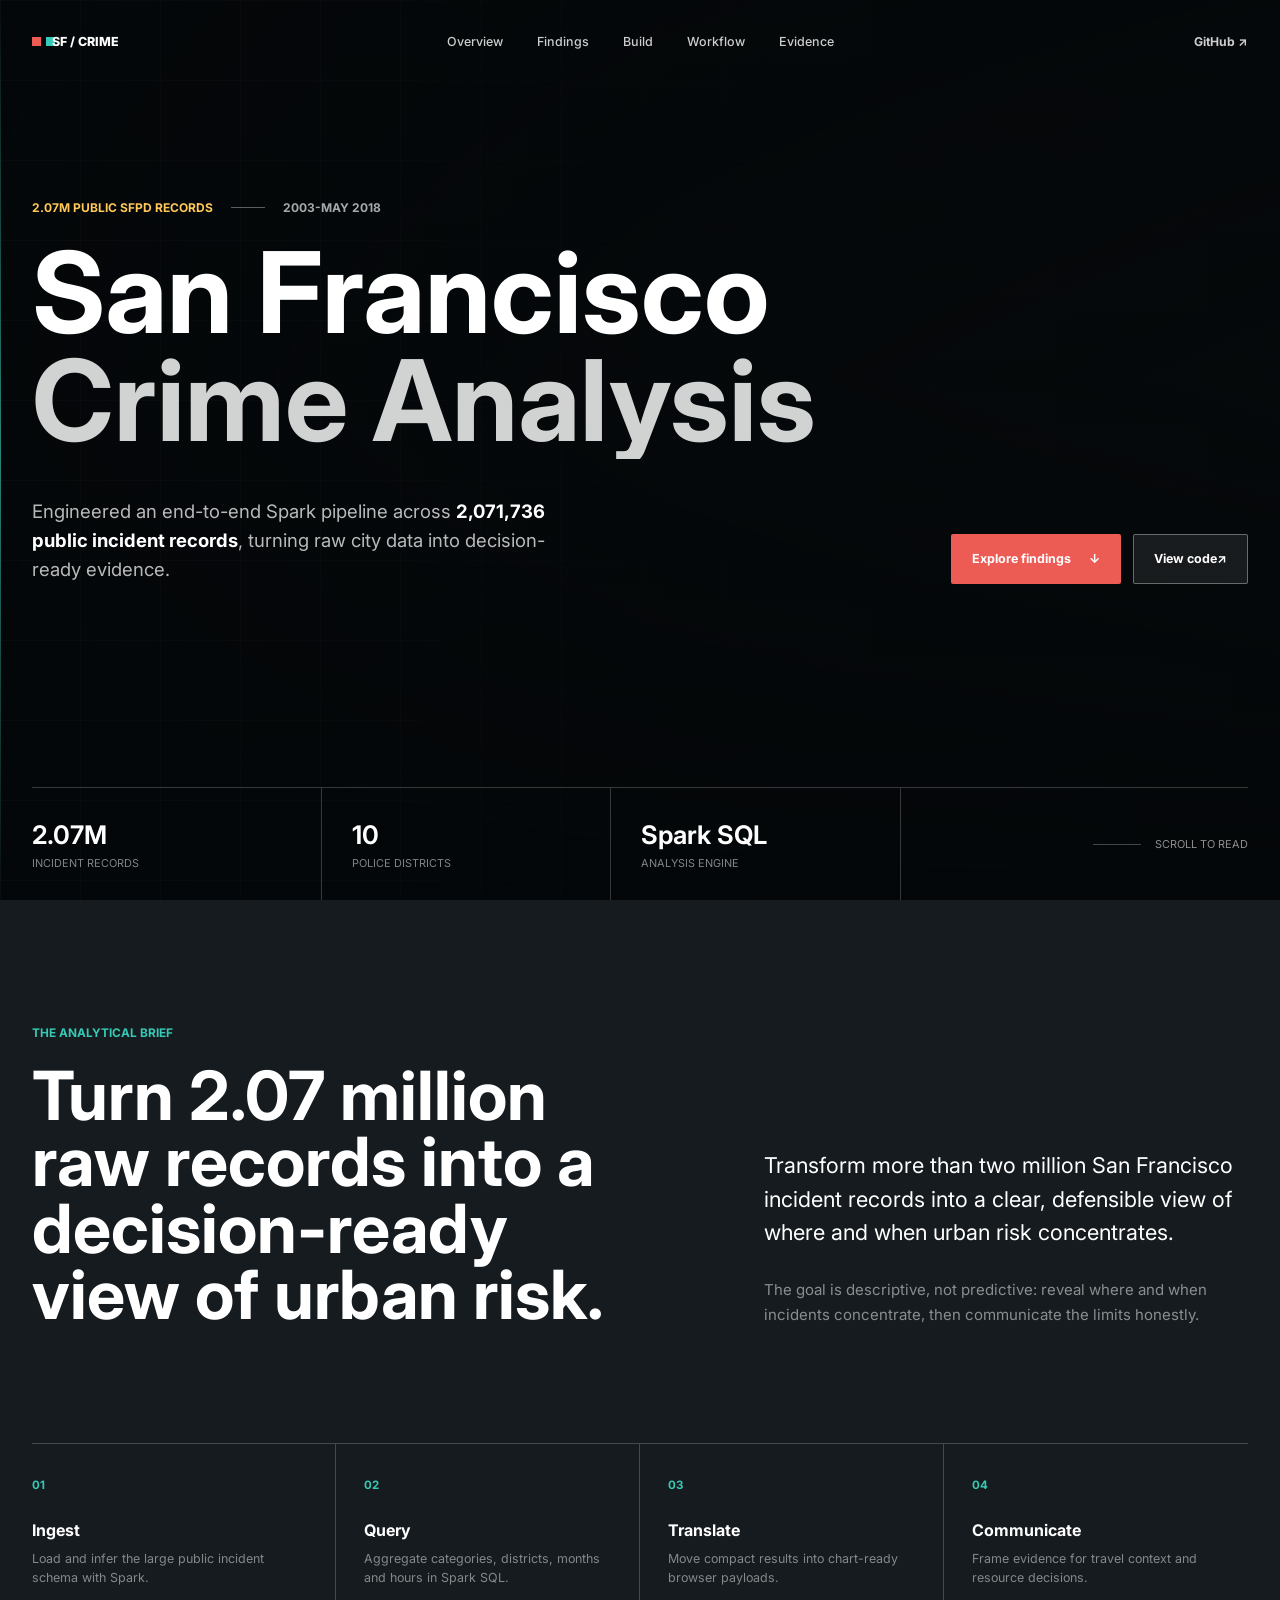
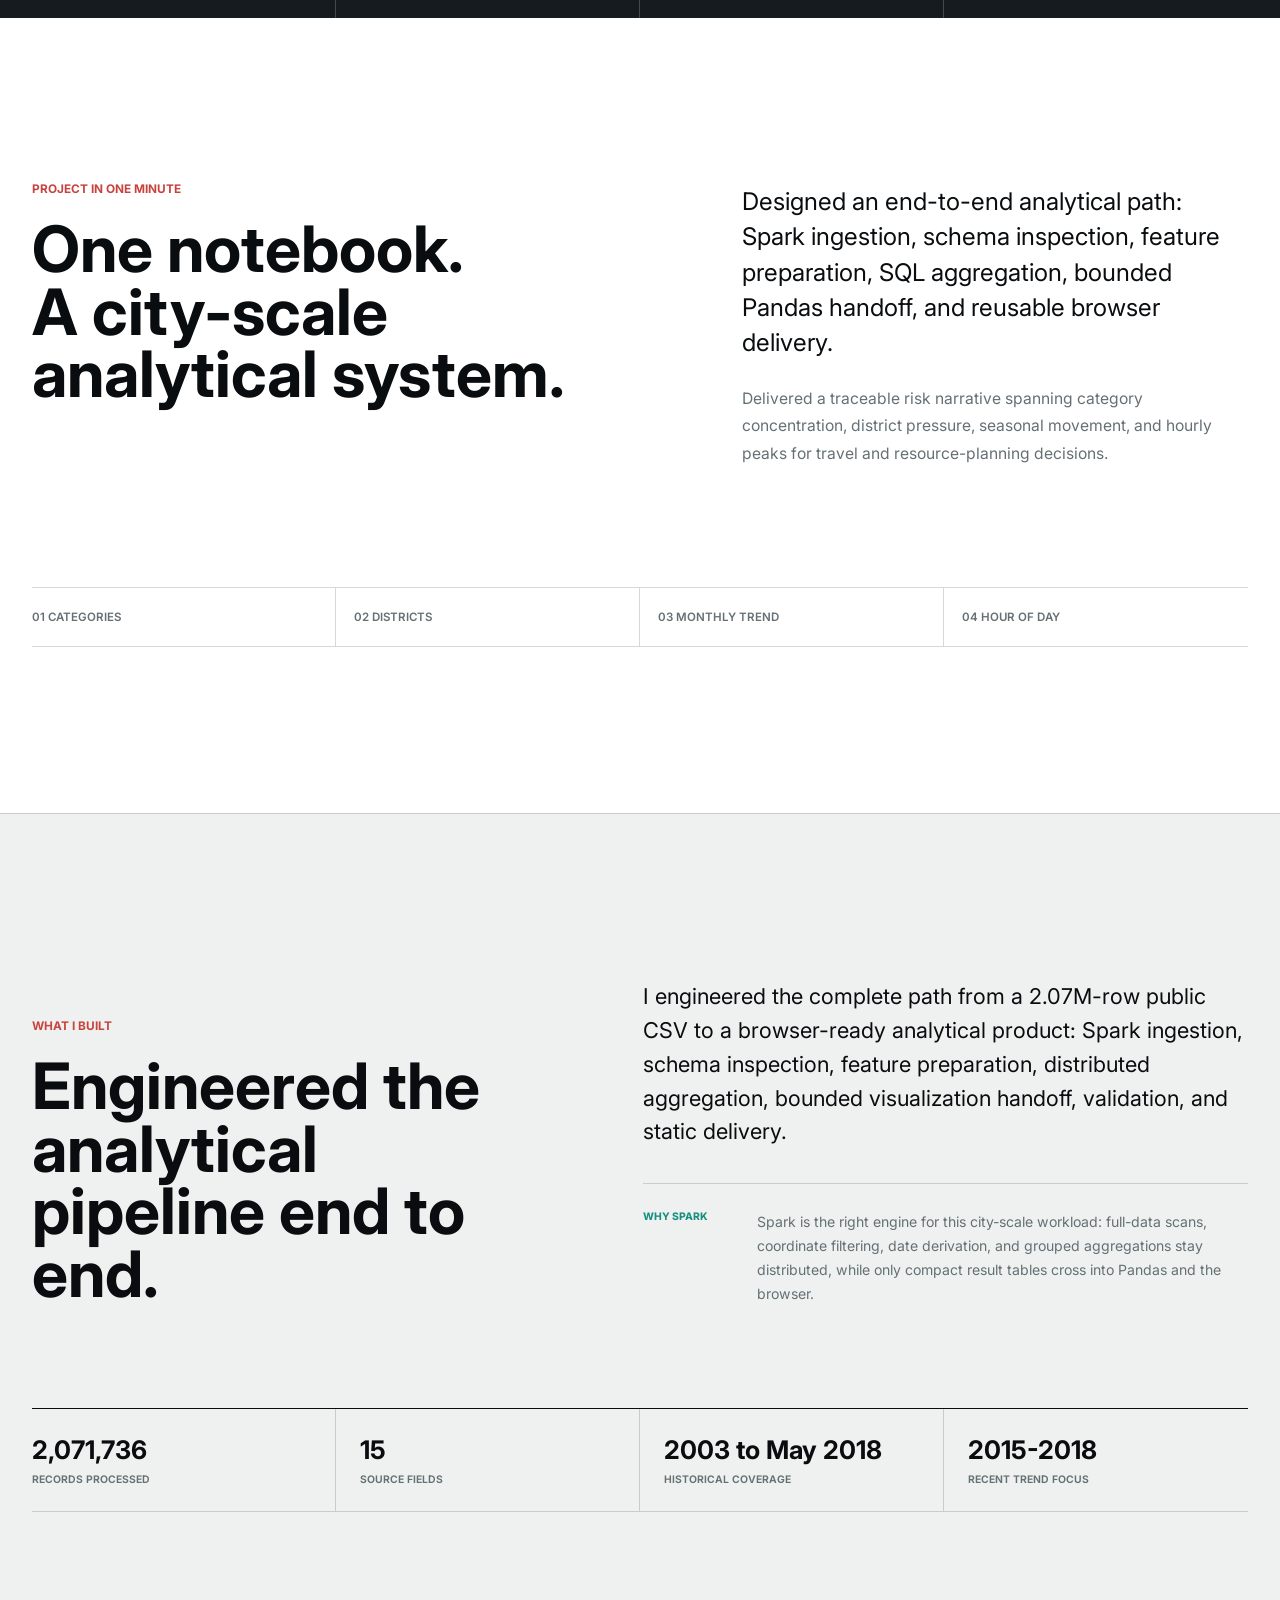
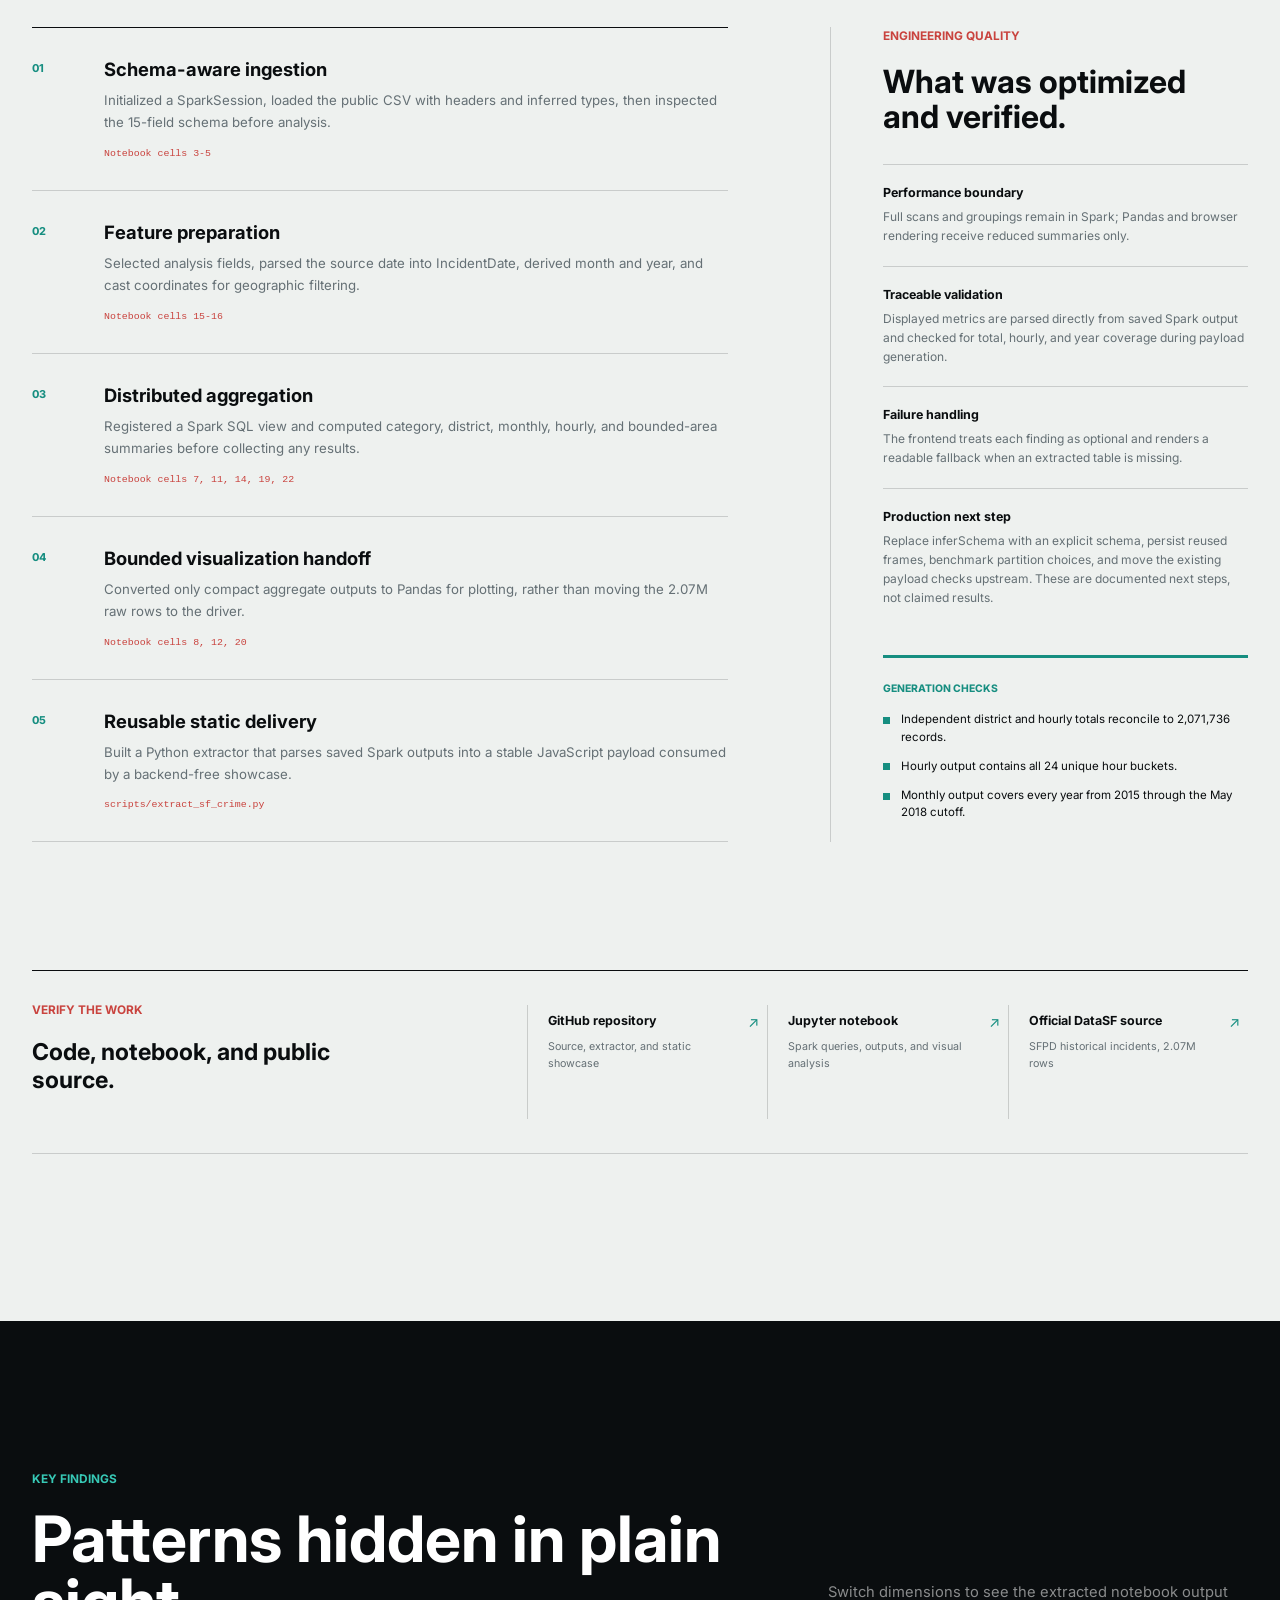
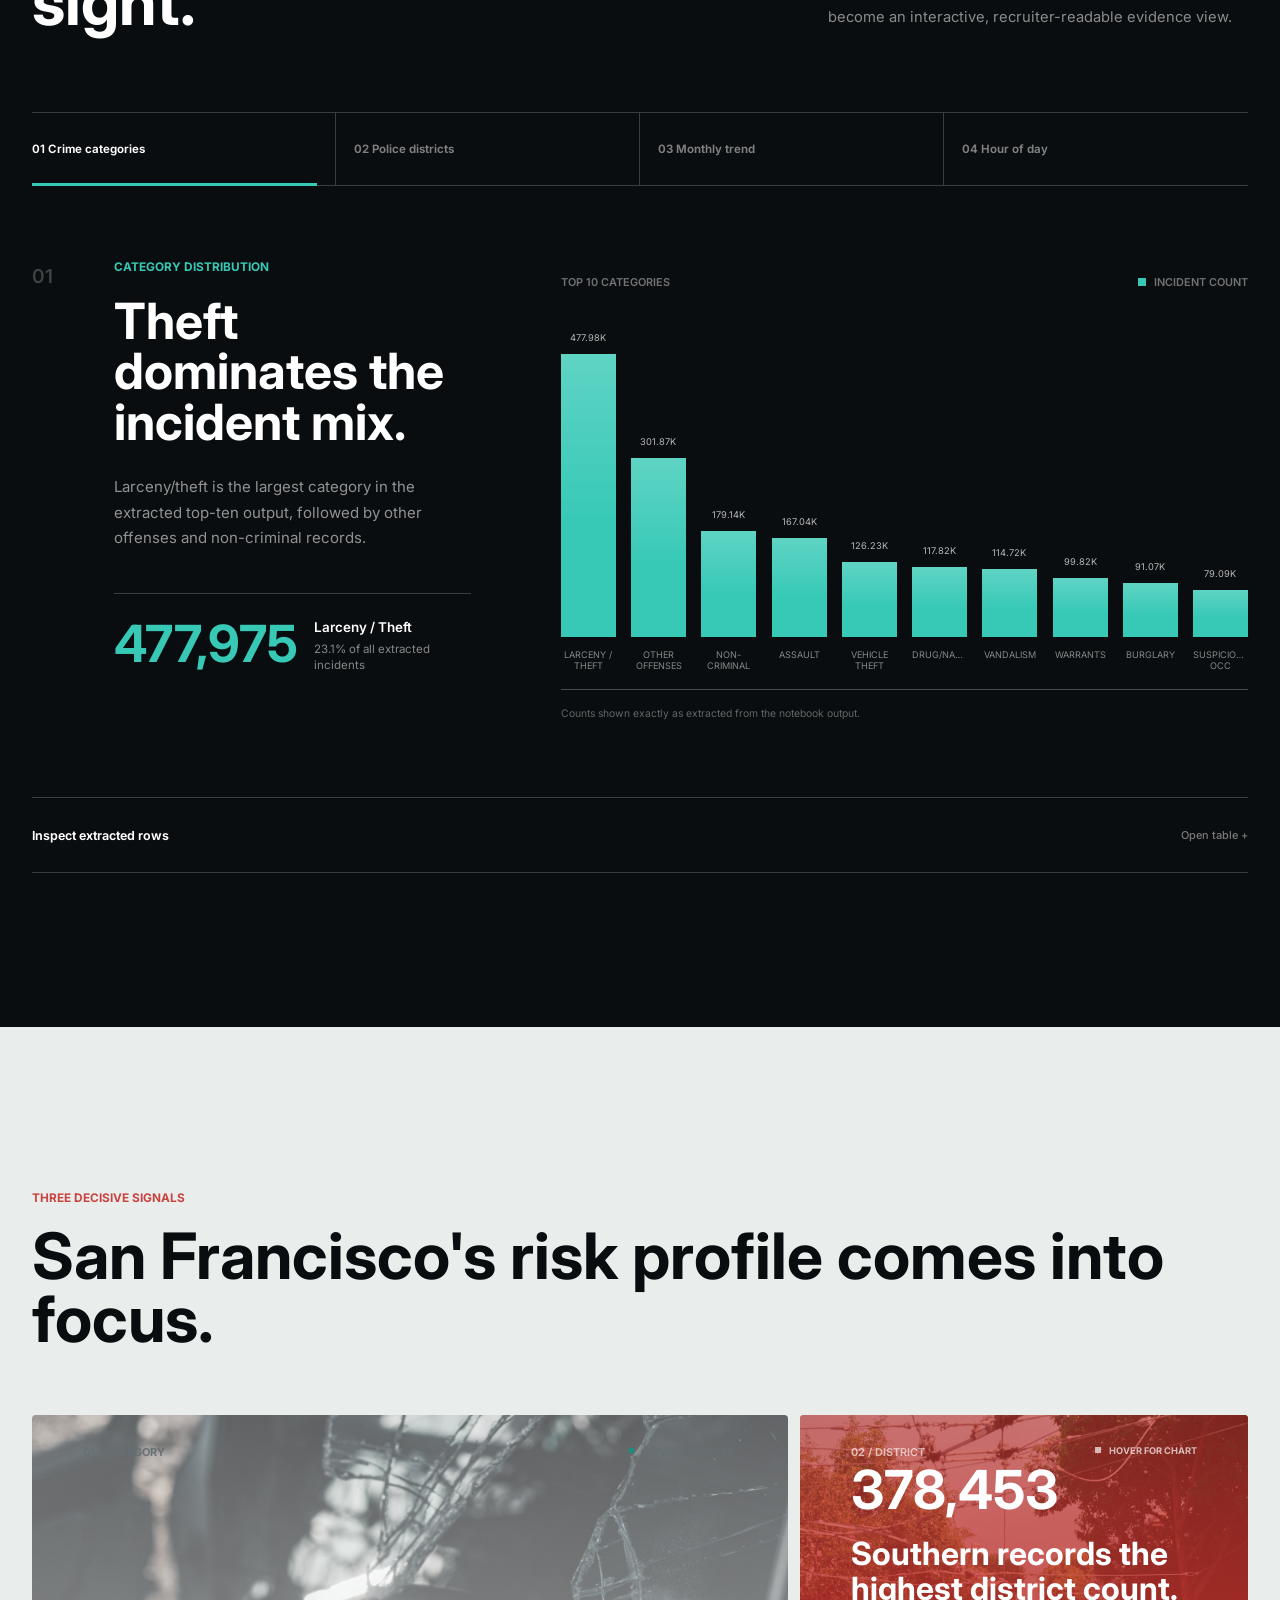
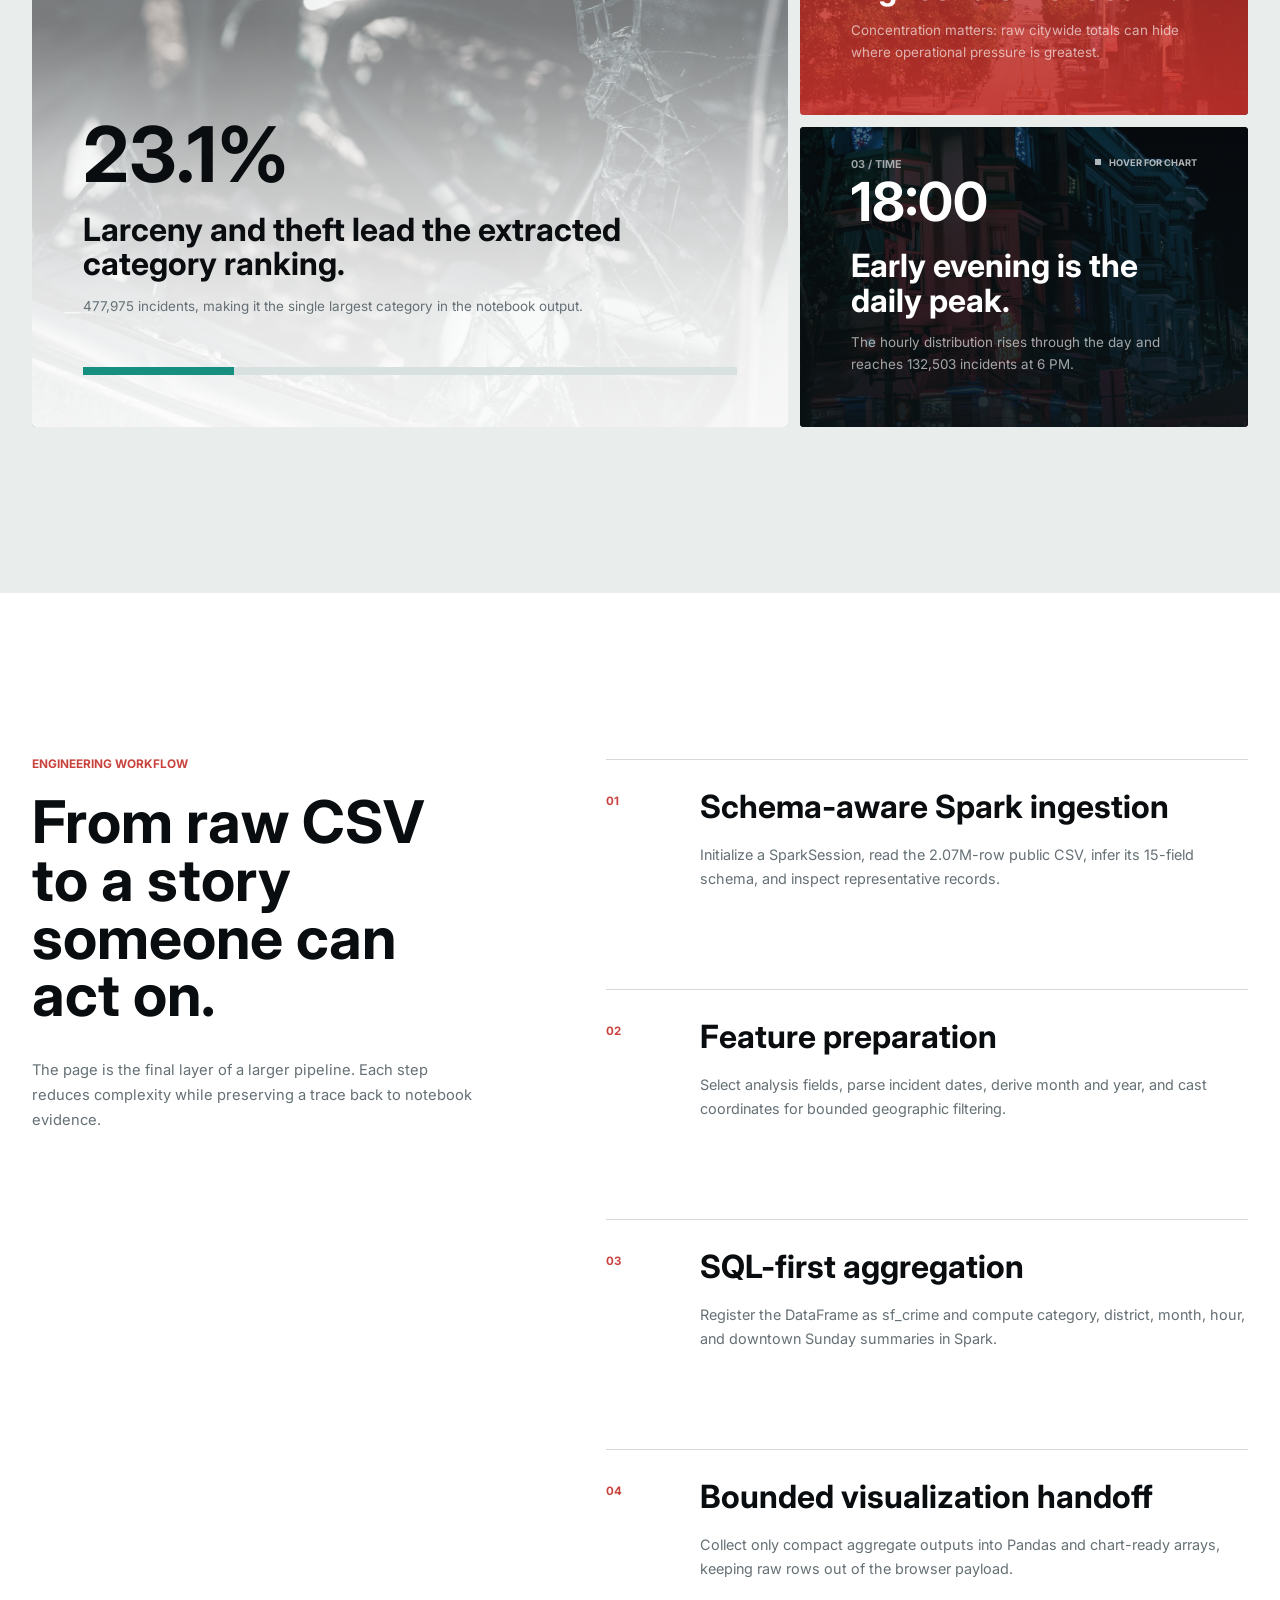
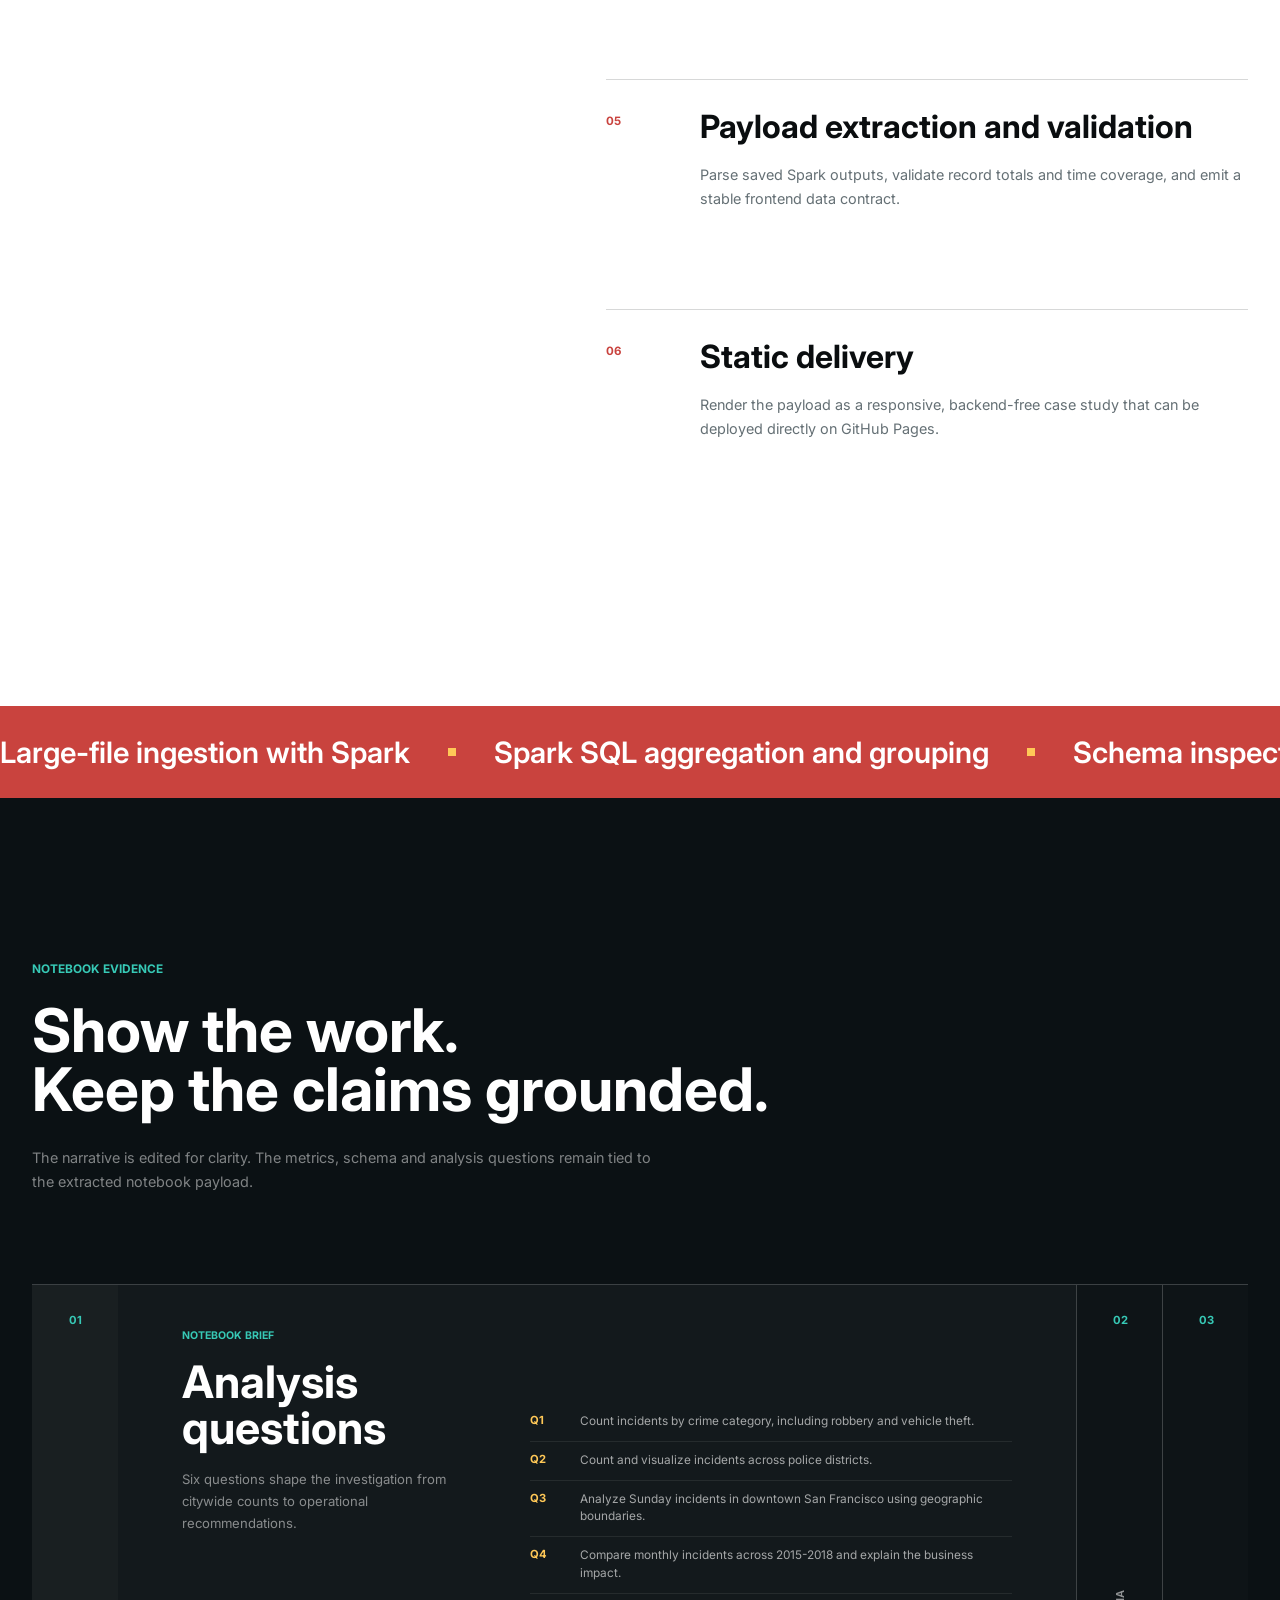
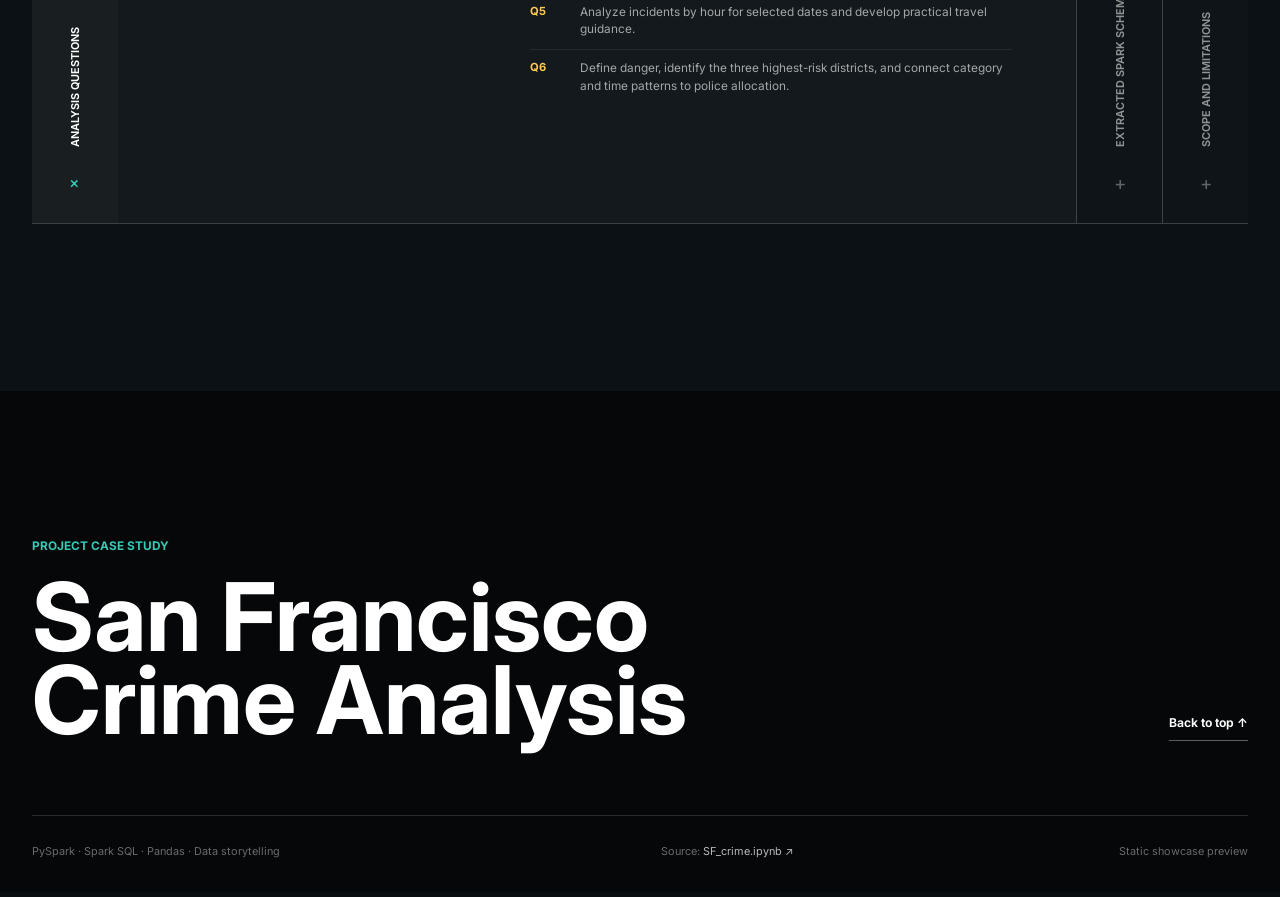
<file: index.html>
<!doctype html>
<html lang="en">
  <head>
    <meta charset="UTF-8" />
    <meta name="viewport" content="width=device-width, initial-scale=1" />
    <meta
      name="description"
      content="A cinematic case study of San Francisco crime patterns analyzed with PySpark and Spark SQL."
    />
    <title>San Francisco Crime Analysis | Project Case Study</title>
    <link rel="preconnect" href="https://fonts.googleapis.com" />
    <link rel="preconnect" href="https://fonts.gstatic.com" crossorigin />
    <link
      href="https://fonts.googleapis.com/css2?family=Inter:wght@400;500;600;700;800&display=swap"
      rel="stylesheet"
    />
    <link rel="stylesheet" href="cinematic.css" />
  </head>
  <body>
    <a class="skip-link" href="#main">Skip to project story</a>

    <header class="site-nav" id="site-nav">
      <div class="nav-inner shell">
        <a class="brand" href="#top" aria-label="SF Crime project home">
          <span class="brand-mark" aria-hidden="true"></span>
          <span>SF / CRIME</span>
        </a>

        <nav class="desktop-nav" aria-label="Primary navigation">
          <a href="#overview">Overview</a>
          <a href="#findings">Findings</a>
          <a href="#build">Build</a>
          <a href="#workflow">Workflow</a>
          <a href="#evidence">Evidence</a>
        </nav>

        <a
          class="nav-source"
          id="nav-github-link"
          href="https://github.com/RuijieThranduil/SF-crime"
          target="_blank"
          rel="noreferrer"
        >GitHub &nearr;</a>
        <button
          class="menu-toggle"
          id="menu-toggle"
          type="button"
          aria-label="Open navigation"
          aria-expanded="false"
          aria-controls="mobile-menu"
        >
          <span></span><span></span>
        </button>
      </div>

      <nav class="mobile-menu" id="mobile-menu" aria-label="Mobile navigation" hidden>
        <a href="#overview">Overview</a>
        <a href="#findings">Findings</a>
        <a href="#build">Build</a>
        <a href="#workflow">Workflow</a>
        <a href="#evidence">Evidence</a>
        <a
          id="mobile-github-link"
          href="https://github.com/RuijieThranduil/SF-crime"
          target="_blank"
          rel="noreferrer"
        >GitHub &nearr;</a>
      </nav>
    </header>

    <main id="main">
      <section class="hero" id="top" aria-labelledby="hero-title">
        <div class="hero-media" aria-hidden="true">
          <video
            id="hero-video"
            autoplay
            muted
            loop
            playsinline
            preload="metadata"
          >
            <source src="assets/sf-skyline.mp4" type="video/mp4" />
          </video>
          <div class="hero-wash"></div>
          <div class="hero-grid"></div>
          <div class="hero-scan"></div>
        </div>

        <div class="hero-content shell" id="hero-content">
          <p class="hero-kicker reveal-line">
            <span>2.07M public SFPD records</span>
            <span>2003-May 2018</span>
          </p>

          <h1 id="hero-title" aria-label="San Francisco Crime Analysis">
            <span class="hero-word"><span>San Francisco</span></span>
            <span class="hero-word"><span>Crime Analysis</span></span>
          </h1>

          <div class="hero-lower reveal-line">
            <p class="hero-deck">
              Engineered an end-to-end Spark pipeline across
              <strong>2,071,736 public incident records</strong>, turning raw city data
              into decision-ready evidence.
            </p>
            <div class="hero-actions">
              <a class="button button-primary" href="#findings">
                Explore findings <span aria-hidden="true">&darr;</span>
              </a>
              <a
                class="button button-glass"
                id="hero-github-link"
                href="https://github.com/RuijieThranduil/SF-crime"
                target="_blank"
                rel="noreferrer"
              >View code <span aria-hidden="true">&nearr;</span></a>
            </div>
          </div>
        </div>

        <div class="hero-rail shell" aria-label="Project highlights">
          <div class="rail-item reveal-line">
            <span class="rail-value" data-count="2071736" data-format="compact">0</span>
            <span class="rail-label">incident records</span>
          </div>
          <div class="rail-item reveal-line">
            <span class="rail-value" data-count="10">0</span>
            <span class="rail-label">police districts</span>
          </div>
          <div class="rail-item reveal-line">
            <span class="rail-value">Spark SQL</span>
            <span class="rail-label">analysis engine</span>
          </div>
          <p class="scroll-cue"><span></span>Scroll to read</p>
        </div>
      </section>

      <section class="signal-band" id="overview">
        <div class="shell signal-grid">
          <div class="signal-intro section-reveal">
            <p class="eyebrow eyebrow-light">The analytical brief</p>
            <h2>Turn 2.07 million raw records into a decision-ready view of urban risk.</h2>
          </div>

          <div class="signal-copy section-reveal">
            <p id="project-problem"></p>
            <p class="muted-light">
              The goal is descriptive, not predictive: reveal where and when
              incidents concentrate, then communicate the limits honestly.
            </p>
          </div>
        </div>

        <div class="shell capability-strip section-reveal" id="capability-strip"></div>
      </section>

      <section class="story-section section-pad">
        <div class="shell story-layout">
          <div class="story-heading section-reveal">
            <p class="eyebrow">Project in one minute</p>
            <h2>One notebook.<br />A city-scale analytical system.</h2>
          </div>

          <div class="story-copy section-reveal">
            <p class="lede" id="project-approach"></p>
            <p id="project-outcome"></p>
          </div>

          <div class="story-index section-reveal" aria-label="Analysis dimensions">
            <span>01 Categories</span>
            <span>02 Districts</span>
            <span>03 Monthly trend</span>
            <span>04 Hour of day</span>
          </div>
        </div>
      </section>

      <section class="build-section section-pad" id="build">
        <div class="shell">
          <div class="build-heading section-reveal">
            <div>
              <p class="eyebrow">What I built</p>
              <h2>Engineered the analytical pipeline end to end.</h2>
            </div>
            <div class="build-intro">
              <p id="engineering-summary"></p>
              <div class="why-spark">
                <span>Why Spark</span>
                <p id="why-spark"></p>
              </div>
            </div>
          </div>

          <dl class="scale-strip section-reveal" id="scale-strip" aria-label="Project scale"></dl>

          <div class="build-proof-grid">
            <ol class="build-list section-reveal" id="build-list"></ol>

            <aside class="quality-panel section-reveal" aria-labelledby="quality-title">
              <p class="eyebrow">Engineering quality</p>
              <h3 id="quality-title">What was optimized and verified.</h3>
              <div class="quality-list" id="quality-list"></div>
              <div class="validation-block">
                <p>Generation checks</p>
                <ul id="validation-list"></ul>
              </div>
            </aside>
          </div>

          <div class="proof-band section-reveal">
            <div>
              <p class="eyebrow">Verify the work</p>
              <h3>Code, notebook, and public source.</h3>
            </div>
            <nav class="proof-links" id="proof-links" aria-label="Project evidence links"></nav>
          </div>
        </div>
      </section>

      <section class="findings-section" id="findings">
        <div class="shell findings-heading section-reveal">
          <div>
            <p class="eyebrow eyebrow-light">Key findings</p>
            <h2>Patterns hidden in plain sight.</h2>
          </div>
          <p>
            Switch dimensions to see the extracted notebook output become an
            interactive, recruiter-readable evidence view.
          </p>
        </div>

        <div class="finding-stage">
          <div class="shell">
            <div class="finding-tabs" id="finding-tabs" role="tablist" aria-label="Finding dimensions"></div>

            <div class="finding-grid" id="finding-panel" aria-live="polite">
              <div class="finding-narrative">
                <p class="finding-number" id="finding-number">01</p>
                <p class="eyebrow eyebrow-light" id="finding-label">Category distribution</p>
                <h3 id="finding-title"></h3>
                <p id="finding-summary"></p>
                <dl class="finding-stat" id="finding-stat"></dl>
              </div>

              <div class="chart-frame">
                <div class="chart-toolbar">
                  <span id="chart-title">Extracted output</span>
                  <span class="chart-key"><i></i> Incident count</span>
                </div>
                <div class="chart" id="chart" role="img"></div>
                <p class="chart-note" id="chart-note"></p>
              </div>
            </div>

            <details class="data-details" id="data-details">
              <summary>
                <span>Inspect extracted rows</span>
                <span class="details-action">Open table +</span>
              </summary>
              <div class="table-scroll" id="finding-table"></div>
            </details>
          </div>
        </div>
      </section>

      <section class="insight-section section-pad">
        <div class="shell">
          <div class="insight-heading section-reveal">
            <p class="eyebrow">Three decisive signals</p>
            <h2>San Francisco's risk profile comes into focus.</h2>
          </div>

          <div class="insight-grid">
            <article
              class="insight insight-large section-reveal"
              id="category-insight"
              tabindex="0"
              aria-label="Larceny and theft account for 23.1 percent of extracted incidents. Hover for detailed category evidence."
            >
              <p class="insight-index">01 / CATEGORY</p>
              <span class="insight-hover-hint">Hover for detail</span>
              <strong>23.1%</strong>
              <h3>Larceny and theft lead the extracted category ranking.</h3>
              <p>477,975 incidents, making it the single largest category in the notebook output.</p>
              <div class="share-meter" aria-label="23.1 percent share"><span style="--share: 23.1%"></span></div>

              <div class="insight-color-layer" aria-hidden="true">
                <p class="insight-index">01 / CATEGORY DETAIL</p>
                <div class="category-rank-preview">
                  <p class="category-rank-label">Top five category volume</p>
                  <div class="category-rank-bars" id="category-rank-bars"></div>
                </div>
                <div class="category-detail-copy">
                  <p class="category-detail-kicker">Why this matters</p>
                  <h3 id="category-detail-title"></h3>
                  <p id="category-detail-copy"></p>
                  <dl class="category-detail-stats" id="category-detail-stats"></dl>
                </div>
              </div>
            </article>

            <article
              class="insight insight-red section-reveal"
              id="district-insight"
              tabindex="0"
              aria-label="Southern has the highest district count. Hover for district ranking chart."
            >
              <p class="insight-index">02 / DISTRICT</p>
              <span class="insight-chart-hint">Hover for chart</span>
              <strong>378,453</strong>
              <h3>Southern records the highest district count.</h3>
              <p>Concentration matters: raw citywide totals can hide where operational pressure is greatest.</p>

              <div class="insight-data-layer" aria-hidden="true">
                <p class="insight-index">02 / DISTRICT DETAIL</p>
                <div class="mini-chart-heading">
                  <p>Top five police districts</p>
                  <strong>Southern leads</strong>
                </div>
                <div class="district-mini-chart" id="district-mini-chart"></div>
                <p class="mini-chart-note">Counts are drawn directly from the extracted notebook payload.</p>
              </div>
            </article>

            <article
              class="insight insight-dark section-reveal"
              id="hour-insight"
              tabindex="0"
              aria-label="Incident volume peaks at 18:00. Hover for hourly distribution chart."
            >
              <p class="insight-index">03 / TIME</p>
              <span class="insight-chart-hint">Hover for chart</span>
              <strong>18:00</strong>
              <h3>Early evening is the daily peak.</h3>
              <p>The hourly distribution rises through the day and reaches 132,503 incidents at 6 PM.</p>

              <div class="insight-data-layer" aria-hidden="true">
                <p class="insight-index">03 / HOURLY DETAIL</p>
                <div class="mini-chart-heading">
                  <p>AM / PM incident clock</p>
                  <strong>Peak at 18:00</strong>
                </div>
                <div class="hour-mini-chart" id="hour-mini-chart"></div>
                <p class="mini-chart-note">Citywide distribution across all extracted records.</p>
              </div>
            </article>
          </div>
        </div>
      </section>

      <section class="workflow-section section-pad" id="workflow">
        <div class="shell workflow-layout">
          <div class="workflow-sticky section-reveal">
            <p class="eyebrow">Engineering workflow</p>
            <h2>From raw CSV to a story someone can act on.</h2>
            <p>
              The page is the final layer of a larger pipeline. Each step reduces
              complexity while preserving a trace back to notebook evidence.
            </p>
          </div>

          <ol class="workflow-list" id="workflow-list"></ol>
        </div>
      </section>

      <section class="skills-band">
        <div class="skills-track" id="skills-track" aria-label="Technical skills"></div>
      </section>

      <section class="evidence-section section-pad" id="evidence">
        <div class="shell evidence-layout">
          <div class="evidence-heading section-reveal">
            <p class="eyebrow eyebrow-light">Notebook evidence</p>
            <h2>Show the work.<br />Keep the claims grounded.</h2>
            <p>
              The narrative is edited for clarity. The metrics, schema and
              analysis questions remain tied to the extracted notebook payload.
            </p>
          </div>

          <div class="evidence-cascade section-reveal" id="evidence-cascade">
            <article class="evidence-panel is-active" data-evidence-panel="questions">
              <button class="evidence-trigger" type="button" aria-expanded="true">
                <span class="evidence-panel-number">01</span>
                <span class="evidence-panel-rail-title">Analysis questions</span>
              </button>
              <div class="evidence-panel-content">
                <p class="evidence-panel-kicker">Notebook brief</p>
                <h3>Analysis questions</h3>
                <p class="evidence-panel-intro">Six questions shape the investigation from citywide counts to operational recommendations.</p>
                <div class="evidence-body" id="question-list"></div>
              </div>
            </article>

            <article class="evidence-panel" data-evidence-panel="schema">
              <button class="evidence-trigger" type="button" aria-expanded="false">
                <span class="evidence-panel-number">02</span>
                <span class="evidence-panel-rail-title">Extracted Spark schema</span>
              </button>
              <div class="evidence-panel-content">
                <p class="evidence-panel-kicker">Data contract</p>
                <h3>Extracted Spark schema</h3>
                <p class="evidence-panel-intro">The inferred structure keeps incident identity, category, time, district and location fields traceable.</p>
                <div class="evidence-body"><pre id="schema-output"></pre></div>
              </div>
            </article>

            <article class="evidence-panel" data-evidence-panel="limits">
              <button class="evidence-trigger" type="button" aria-expanded="false">
                <span class="evidence-panel-number">03</span>
                <span class="evidence-panel-rail-title">Scope and limitations</span>
              </button>
              <div class="evidence-panel-content">
                <p class="evidence-panel-kicker">Interpretation guardrails</p>
                <h3>Scope and limitations</h3>
                <p class="evidence-panel-intro">The showcase separates descriptive evidence from causal or predictive claims.</p>
                <div class="evidence-body"><ul id="limit-list"></ul></div>
              </div>
            </article>
          </div>
        </div>
      </section>
    </main>

    <footer class="site-footer">
      <div class="shell footer-top">
        <div>
          <p class="eyebrow eyebrow-light">Project case study</p>
          <h2>San Francisco<br />Crime Analysis</h2>
        </div>
        <a class="footer-link" href="#top">Back to top &uarr;</a>
      </div>
      <div class="shell footer-bottom">
        <span>PySpark &middot; Spark SQL &middot; Pandas &middot; Data storytelling</span>
        <span>Source: <a id="footer-notebook-link" href="https://github.com/RuijieThranduil/SF-crime/blob/main/SF_crime.ipynb" target="_blank" rel="noreferrer">SF_crime.ipynb &nearr;</a></span>
        <span>Static showcase preview</span>
      </div>
    </footer>

    <script src="data/project-data.js"></script>
    <script src="cinematic.js"></script>
  </body>
</html>
</file>
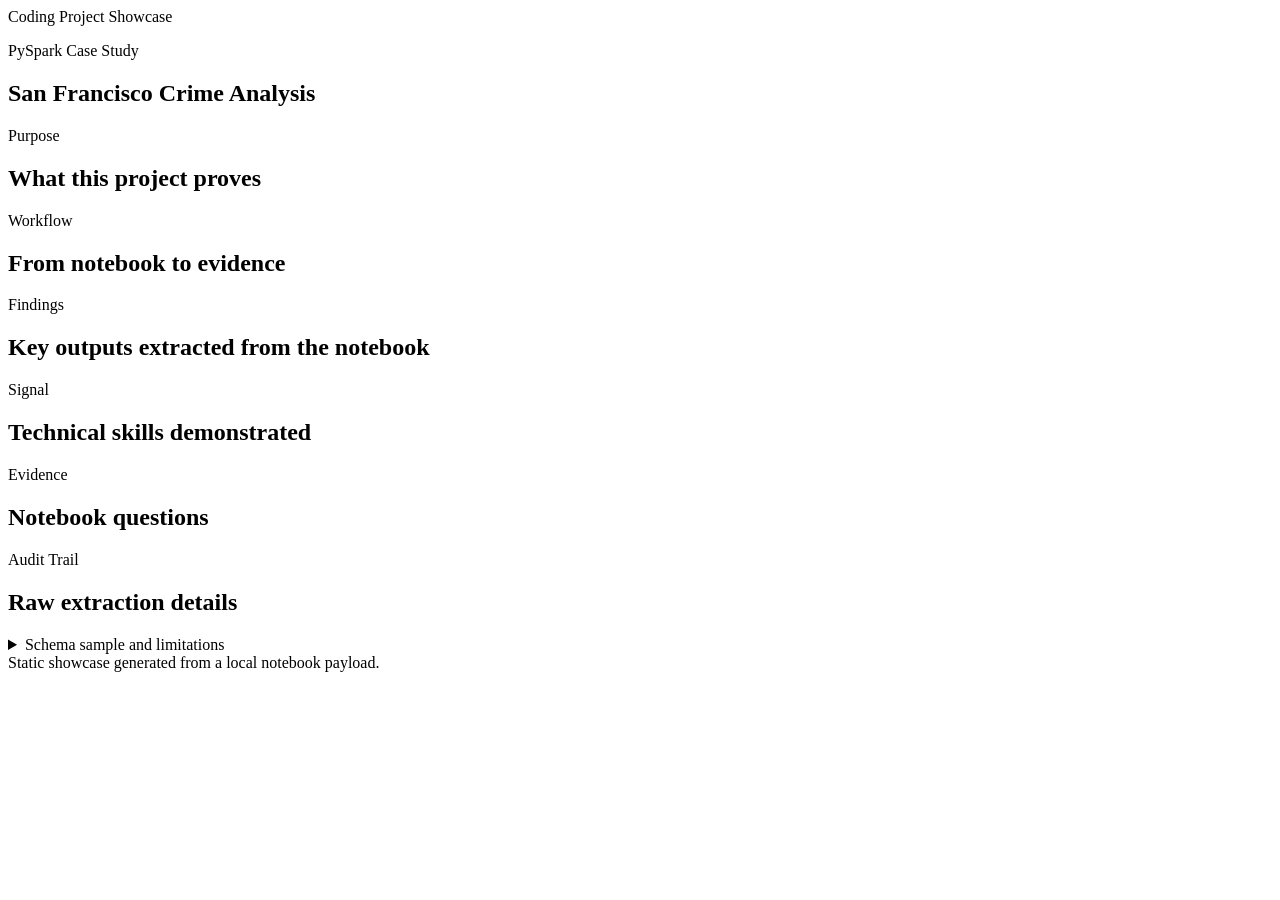
<file: template.html>
<!doctype html>
<html lang="en">
  <head>
    <meta charset="utf-8">
    <meta name="viewport" content="width=device-width, initial-scale=1">
    <title>SF Crime Project Showcase</title>
    <style>
/* __INLINE_CSS__ */
    </style>
  </head>
  <body>
    <header class="hero">
      <nav class="topbar" aria-label="Project metadata">
        <span class="brand">Coding Project Showcase</span>
        <span id="source-pill" class="source-pill"></span>
      </nav>
      <section class="hero-grid">
        <div>
          <p class="eyebrow">PySpark Case Study</p>
          <h1 id="project-title">San Francisco Crime Analysis</h1>
          <p id="project-subtitle" class="subtitle"></p>
          <div id="tool-list" class="tool-list" aria-label="Tools"></div>
        </div>
        <aside class="hero-panel" aria-label="Project snapshot">
          <dl id="snapshot" class="snapshot"></dl>
        </aside>
      </section>
    </header>

    <main>
      <section class="section story-section" aria-labelledby="story-heading">
        <div class="section-heading">
          <p class="eyebrow">Purpose</p>
          <h2 id="story-heading">What this project proves</h2>
        </div>
        <div id="story-cards" class="story-cards"></div>
      </section>

      <section class="section" aria-labelledby="workflow-heading">
        <div class="section-heading">
          <p class="eyebrow">Workflow</p>
          <h2 id="workflow-heading">From notebook to evidence</h2>
        </div>
        <div id="workflow" class="timeline"></div>
      </section>

      <section class="section findings-section" aria-labelledby="findings-heading">
        <div class="section-heading">
          <p class="eyebrow">Findings</p>
          <h2 id="findings-heading">Key outputs extracted from the notebook</h2>
        </div>
        <div id="finding-tabs" class="tabs" role="tablist" aria-label="Finding views"></div>
        <div id="finding-panel" class="finding-panel"></div>
      </section>

      <section class="section split-section" aria-labelledby="skills-heading">
        <div>
          <div class="section-heading">
            <p class="eyebrow">Signal</p>
            <h2 id="skills-heading">Technical skills demonstrated</h2>
          </div>
          <ul id="skills-list" class="skills-list"></ul>
        </div>
        <div>
          <div class="section-heading">
            <p class="eyebrow">Evidence</p>
            <h2>Notebook questions</h2>
          </div>
          <div id="questions" class="question-list"></div>
        </div>
      </section>

      <section class="section" aria-labelledby="details-heading">
        <div class="section-heading">
          <p class="eyebrow">Audit Trail</p>
          <h2 id="details-heading">Raw extraction details</h2>
        </div>
        <details class="details-box">
          <summary>Schema sample and limitations</summary>
          <pre id="schema"></pre>
          <ul id="limits" class="limits"></ul>
        </details>
      </section>
    </main>

    <footer class="footer">
      <span>Static showcase generated from a local notebook payload.</span>
      <span id="footer-source"></span>
    </footer>

    <script>
/* __INLINE_DATA__ */
    </script>
    <script>
/* __INLINE_APP__ */
    </script>
  </body>
</html>
</file>
<file: cinematic.css>
:root {
  color-scheme: light;
  --ink: #0a0d0f;
  --ink-soft: #151b1e;
  --paper: #f4f6f5;
  --paper-bright: #ffffff;
  --mist: #d9e0e0;
  --muted: #657075;
  --line: rgba(10, 13, 15, 0.16);
  --line-light: rgba(255, 255, 255, 0.2);
  --signal: #ed5b55;
  --signal-dark: #c9433e;
  --data: #37c9b6;
  --data-dark: #168e80;
  --amber: #ffc857;
  --shell: min(1240px, calc(100vw - 64px));
  --ease: cubic-bezier(0.16, 1, 0.3, 1);
}

* {
  box-sizing: border-box;
  letter-spacing: 0;
}

html {
  scroll-behavior: smooth;
  background: var(--ink);
}

body {
  margin: 0;
  overflow-x: hidden;
  color: var(--ink);
  background: var(--paper);
  font-family: "Inter", "Helvetica Neue", Arial, sans-serif;
  -webkit-font-smoothing: antialiased;
}

body.menu-open {
  overflow: hidden;
}

a {
  color: inherit;
  text-decoration: none;
}

button,
input,
textarea,
select {
  font: inherit;
}

button,
summary,
a {
  -webkit-tap-highlight-color: transparent;
}

img,
video,
svg {
  display: block;
  max-width: 100%;
}

h1,
h2,
h3,
p {
  margin-top: 0;
}

h2 {
  margin-bottom: 0;
  font-size: clamp(2.4rem, 5vw, 5rem);
  line-height: 0.98;
  font-weight: 700;
}

.shell {
  width: var(--shell);
  margin-inline: auto;
}

.section-pad {
  padding-block: clamp(96px, 13vw, 180px);
}

.skip-link {
  position: fixed;
  z-index: 200;
  top: 12px;
  left: 12px;
  padding: 12px 16px;
  color: var(--ink);
  background: var(--paper-bright);
  transform: translateY(-150%);
  transition: transform 180ms ease;
}

.skip-link:focus {
  transform: translateY(0);
}

.eyebrow {
  margin-bottom: 22px;
  color: var(--signal-dark);
  font-size: 0.74rem;
  line-height: 1;
  font-weight: 700;
  text-transform: uppercase;
}

.eyebrow-light {
  color: var(--data);
}

.section-reveal {
  opacity: 0;
  transform: translateY(36px);
  transition:
    opacity 900ms var(--ease),
    transform 900ms var(--ease);
}

.section-reveal.is-visible {
  opacity: 1;
  transform: translateY(0);
}

/* Navigation */
.site-nav {
  position: fixed;
  z-index: 100;
  inset: 0 0 auto;
  color: #ffffff;
  transition:
    background-color 420ms ease,
    border-color 420ms ease,
    backdrop-filter 420ms ease;
}

.site-nav.is-scrolled,
.site-nav.menu-active {
  border-bottom: 1px solid rgba(255, 255, 255, 0.12);
  background: rgba(6, 9, 11, 0.78);
  backdrop-filter: blur(18px);
}

.nav-inner {
  display: grid;
  grid-template-columns: 1fr auto 1fr;
  align-items: center;
  min-height: 82px;
  transition: min-height 420ms var(--ease);
}

.site-nav.is-scrolled .nav-inner {
  min-height: 66px;
}

.brand {
  display: inline-flex;
  align-items: center;
  justify-self: start;
  gap: 11px;
  font-size: 0.78rem;
  font-weight: 800;
}

.brand-mark {
  width: 9px;
  height: 9px;
  background: var(--signal);
  box-shadow: 14px 0 0 var(--data);
}

.desktop-nav {
  display: flex;
  gap: 34px;
  font-size: 0.78rem;
  font-weight: 500;
}

.desktop-nav a,
.nav-source {
  position: relative;
  padding-block: 10px;
  color: rgba(255, 255, 255, 0.8);
  transition: color 200ms ease;
}

.desktop-nav a::after {
  content: "";
  position: absolute;
  right: 0;
  bottom: 5px;
  left: 0;
  height: 1px;
  background: var(--data);
  transform: scaleX(0);
  transform-origin: right;
  transition: transform 300ms var(--ease);
}

.desktop-nav a:hover,
.desktop-nav a:focus-visible,
.nav-source:hover,
.nav-source:focus-visible {
  color: #ffffff;
}

.desktop-nav a:hover::after,
.desktop-nav a:focus-visible::after {
  transform: scaleX(1);
  transform-origin: left;
}

.nav-source {
  justify-self: end;
  font-size: 0.76rem;
  font-weight: 700;
}

.menu-toggle,
.mobile-menu {
  display: none;
}

/* Hero */
.hero {
  position: relative;
  display: grid;
  min-height: 720px;
  height: 100svh;
  overflow: hidden;
  color: #ffffff;
  background: #070a0c;
  isolation: isolate;
}

.hero-media,
.hero-media video,
.hero-wash,
.hero-grid,
.hero-scan {
  position: absolute;
  inset: 0;
}

.hero-media {
  z-index: -1;
  overflow: hidden;
  background: #070a0c;
}

.hero-media video {
  width: 100%;
  height: 114%;
  object-fit: cover;
  object-position: center 52%;
  filter: saturate(0.72) contrast(1.1) brightness(0.76);
  transform: scale(1.04);
  will-change: transform, opacity;
}

.hero-wash {
  background:
    linear-gradient(90deg, rgba(4, 7, 9, 0.86) 0%, rgba(4, 7, 9, 0.45) 52%, rgba(4, 7, 9, 0.18) 100%),
    linear-gradient(0deg, rgba(4, 7, 9, 0.91) 0%, rgba(4, 7, 9, 0.08) 58%, rgba(4, 7, 9, 0.5) 100%);
}

.hero-grid {
  opacity: 0.14;
  background-image:
    linear-gradient(rgba(255, 255, 255, 0.15) 1px, transparent 1px),
    linear-gradient(90deg, rgba(255, 255, 255, 0.15) 1px, transparent 1px);
  background-size: 80px 80px;
  mask-image: linear-gradient(90deg, #000 0%, transparent 75%);
}

.hero-scan {
  right: auto;
  width: 1px;
  background: linear-gradient(transparent, var(--data), transparent);
  opacity: 0.65;
  animation: heroScan 7s ease-in-out infinite;
}

@keyframes heroScan {
  0%,
  100% {
    left: 12%;
    opacity: 0;
  }
  20%,
  80% {
    opacity: 0.6;
  }
  50% {
    left: 84%;
  }
}

.hero-content {
  position: relative;
  z-index: 2;
  align-self: center;
  padding-top: 54px;
  padding-bottom: 170px;
  will-change: opacity, transform;
}

.hero-kicker {
  display: flex;
  align-items: center;
  gap: 18px;
  margin-bottom: 28px;
  color: var(--amber);
  font-size: 0.75rem;
  font-weight: 700;
  text-transform: uppercase;
}

.hero-kicker span + span {
  display: inline-flex;
  align-items: center;
  gap: 18px;
  color: rgba(255, 255, 255, 0.65);
}

.hero-kicker span + span::before {
  content: "";
  width: 34px;
  height: 1px;
  background: rgba(255, 255, 255, 0.35);
}

.hero h1 {
  max-width: 1020px;
  margin-bottom: 38px;
  font-size: clamp(4.1rem, 8.8vw, 8.4rem);
  line-height: 0.88;
  font-weight: 700;
}

.hero-word {
  display: block;
  overflow: hidden;
  padding-bottom: 0.08em;
}

.hero-word > span {
  display: block;
  transform: translateY(112%);
  animation: wordIn 1100ms var(--ease) forwards;
}

.hero-word:nth-child(2) > span {
  color: rgba(255, 255, 255, 0.82);
  animation-delay: 130ms;
}

@keyframes wordIn {
  to {
    transform: translateY(0);
  }
}

.reveal-line {
  opacity: 0;
  transform: translateY(22px);
  animation: lineIn 900ms 440ms var(--ease) forwards;
}

.hero-rail .rail-item:nth-child(2) {
  animation-delay: 560ms;
}

.hero-rail .rail-item:nth-child(3) {
  animation-delay: 680ms;
}

@keyframes lineIn {
  to {
    opacity: 1;
    transform: translateY(0);
  }
}

.hero-lower {
  display: grid;
  grid-template-columns: minmax(300px, 540px) auto;
  align-items: end;
  gap: 50px;
}

.hero-deck {
  margin-bottom: 0;
  color: rgba(255, 255, 255, 0.72);
  font-size: clamp(1rem, 1.45vw, 1.3rem);
  line-height: 1.55;
}

.hero-deck strong {
  color: #ffffff;
  font-weight: 700;
}

.hero-actions {
  display: flex;
  justify-self: end;
  justify-content: flex-end;
  gap: 12px;
}

.button {
  display: inline-flex;
  align-items: center;
  justify-content: center;
  min-height: 50px;
  padding: 0 20px;
  border: 1px solid transparent;
  border-radius: 2px;
  font-size: 0.78rem;
  font-weight: 700;
  transition:
    transform 220ms var(--ease),
    background-color 220ms ease,
    border-color 220ms ease;
}

.button:hover,
.button:focus-visible {
  transform: translateY(-2px);
}

.button:active {
  transform: scale(0.98);
}

.button-primary {
  gap: 18px;
  color: #ffffff;
  background: var(--signal);
}

.button-primary:hover,
.button-primary:focus-visible {
  background: var(--signal-dark);
}

.button-glass {
  color: #ffffff;
  border-color: rgba(255, 255, 255, 0.35);
  background: rgba(255, 255, 255, 0.08);
  backdrop-filter: blur(12px);
}

.button-glass:hover,
.button-glass:focus-visible {
  border-color: rgba(255, 255, 255, 0.65);
  background: rgba(255, 255, 255, 0.14);
}

.hero-rail {
  position: absolute;
  z-index: 2;
  right: 0;
  bottom: 0;
  left: 0;
  display: grid;
  grid-template-columns: repeat(3, minmax(140px, 1fr)) 1.2fr;
  align-items: stretch;
  border-top: 1px solid var(--line-light);
}

.rail-item {
  display: flex;
  flex-direction: column;
  justify-content: center;
  min-height: 112px;
  padding: 22px 30px 22px 0;
  border-right: 1px solid var(--line-light);
}

.rail-item + .rail-item {
  padding-left: 30px;
}

.rail-value {
  margin-bottom: 6px;
  color: #ffffff;
  font-size: clamp(1.35rem, 2vw, 2rem);
  font-weight: 650;
}

.rail-label {
  color: rgba(255, 255, 255, 0.5);
  font-size: 0.68rem;
  text-transform: uppercase;
}

.scroll-cue {
  display: flex;
  align-items: center;
  justify-content: flex-end;
  gap: 14px;
  margin: 0;
  color: rgba(255, 255, 255, 0.55);
  font-size: 0.68rem;
  text-transform: uppercase;
}

.scroll-cue span {
  position: relative;
  width: 48px;
  height: 1px;
  overflow: hidden;
  background: rgba(255, 255, 255, 0.25);
}

.scroll-cue span::after {
  content: "";
  position: absolute;
  inset: 0;
  background: var(--data);
  transform: translateX(-100%);
  animation: scrollPulse 2s ease-in-out infinite;
}

@keyframes scrollPulse {
  55%,
  100% {
    transform: translateX(100%);
  }
}

/* Overview */
.signal-band {
  padding: clamp(86px, 10vw, 140px) 0 0;
  color: #ffffff;
  background: var(--ink-soft);
}

.signal-grid {
  display: grid;
  grid-template-columns: 1.12fr 0.88fr;
  gap: clamp(56px, 9vw, 140px);
  padding-bottom: clamp(76px, 9vw, 120px);
}

.signal-intro h2 {
  max-width: 720px;
  font-size: clamp(2.5rem, 5.3vw, 5.3rem);
}

.signal-copy {
  align-self: end;
  max-width: 520px;
}

.signal-copy > p:first-child {
  color: #ffffff;
  font-size: clamp(1.15rem, 1.7vw, 1.55rem);
  line-height: 1.55;
}

.muted-light {
  margin: 28px 0 0;
  color: rgba(255, 255, 255, 0.5);
  font-size: 0.94rem;
  line-height: 1.65;
}

.capability-strip {
  display: grid;
  grid-template-columns: repeat(4, 1fr);
  border-top: 1px solid var(--line-light);
}

.capability {
  min-height: 164px;
  padding: 34px 28px 30px 0;
  border-right: 1px solid var(--line-light);
}

.capability + .capability {
  padding-left: 28px;
}

.capability:last-child {
  border-right: 0;
}

.capability span {
  display: block;
  margin-bottom: 28px;
  color: var(--data);
  font-size: 0.72rem;
  font-weight: 700;
}

.capability strong {
  display: block;
  margin-bottom: 9px;
  font-size: 1rem;
}

.capability p {
  margin-bottom: 0;
  color: rgba(255, 255, 255, 0.48);
  font-size: 0.78rem;
  line-height: 1.55;
}

/* Story */
.story-section {
  background: var(--paper-bright);
}

.story-layout {
  display: grid;
  grid-template-columns: 1.08fr 0.92fr;
  gap: 44px clamp(60px, 9vw, 140px);
}

.story-heading h2 {
  max-width: 700px;
}

.story-copy {
  align-self: end;
}

.story-copy p {
  color: var(--muted);
  font-size: 0.98rem;
  line-height: 1.75;
}

.story-copy .lede {
  color: var(--ink);
  font-size: clamp(1.25rem, 1.9vw, 1.7rem);
  line-height: 1.45;
}

.story-index {
  grid-column: 1 / -1;
  display: grid;
  grid-template-columns: repeat(4, 1fr);
  margin-top: 60px;
  border-top: 1px solid var(--line);
  border-bottom: 1px solid var(--line);
}

.story-index span {
  padding: 22px 18px 22px 0;
  border-right: 1px solid var(--line);
  color: var(--muted);
  font-size: 0.72rem;
  font-weight: 600;
  text-transform: uppercase;
}

.story-index span + span {
  padding-left: 18px;
}

.story-index span:last-child {
  border-right: 0;
}

/* Findings */
.findings-section {
  color: #ffffff;
  background: var(--ink);
}

.findings-heading {
  display: grid;
  grid-template-columns: 1fr minmax(280px, 420px);
  align-items: end;
  gap: 60px;
  padding-top: clamp(100px, 12vw, 170px);
  padding-bottom: 78px;
}

.findings-heading h2 {
  max-width: 850px;
}

.findings-heading > p {
  margin-bottom: 4px;
  color: rgba(255, 255, 255, 0.52);
  font-size: 0.92rem;
  line-height: 1.7;
}

.finding-stage {
  padding-bottom: clamp(100px, 12vw, 170px);
}

.finding-tabs {
  display: grid;
  grid-template-columns: repeat(4, 1fr);
  border-top: 1px solid var(--line-light);
  border-bottom: 1px solid var(--line-light);
}

.finding-tab {
  position: relative;
  min-height: 72px;
  padding: 0 18px;
  color: rgba(255, 255, 255, 0.48);
  border: 0;
  border-right: 1px solid var(--line-light);
  background: transparent;
  cursor: pointer;
  text-align: left;
  font-size: 0.72rem;
  font-weight: 650;
  transition:
    color 220ms ease,
    background-color 220ms ease;
}

.finding-tab:first-child {
  padding-left: 0;
}

.finding-tab:last-child {
  border-right: 0;
}

.finding-tab::after {
  content: "";
  position: absolute;
  right: 18px;
  bottom: -1px;
  left: 18px;
  height: 3px;
  background: var(--data);
  transform: scaleX(0);
  transition: transform 360ms var(--ease);
}

.finding-tab:first-child::after {
  left: 0;
}

.finding-tab[aria-selected="true"] {
  color: #ffffff;
}

.finding-tab[aria-selected="true"]::after {
  transform: scaleX(1);
}

.finding-grid {
  display: grid;
  grid-template-columns: 0.78fr 1.22fr;
  gap: clamp(48px, 7vw, 100px);
  padding-block: 76px;
}

.finding-grid.is-switching {
  animation: findingSwitch 440ms var(--ease);
}

@keyframes findingSwitch {
  from {
    opacity: 0.25;
    transform: translateY(16px);
  }
}

.finding-narrative {
  position: relative;
  padding-left: 82px;
}

.finding-number {
  position: absolute;
  top: 2px;
  left: 0;
  color: rgba(255, 255, 255, 0.22);
  font-size: 1.2rem;
  font-weight: 600;
}

.finding-narrative h3 {
  max-width: 480px;
  margin-bottom: 26px;
  font-size: clamp(2rem, 3.9vw, 4rem);
  line-height: 1.02;
}

.finding-narrative > p:not(.eyebrow):not(.finding-number) {
  max-width: 450px;
  color: rgba(255, 255, 255, 0.55);
  font-size: 0.94rem;
  line-height: 1.7;
}

.finding-stat {
  display: grid;
  grid-template-columns: auto 1fr;
  gap: 4px 16px;
  margin: 42px 0 0;
  padding-top: 24px;
  border-top: 1px solid var(--line-light);
}

.finding-stat dt {
  grid-row: span 2;
  color: var(--data);
  font-size: clamp(2rem, 4vw, 3.8rem);
  line-height: 1;
  font-weight: 700;
}

.finding-stat dd {
  margin: 0;
  color: rgba(255, 255, 255, 0.5);
  font-size: 0.72rem;
  line-height: 1.4;
}

.finding-stat dd:first-of-type {
  align-self: end;
  color: #ffffff;
  font-size: 0.84rem;
  font-weight: 600;
}

.chart-frame {
  min-width: 0;
}

.chart-toolbar {
  display: flex;
  align-items: center;
  justify-content: space-between;
  min-height: 40px;
  margin-bottom: 28px;
  color: rgba(255, 255, 255, 0.42);
  font-size: 0.68rem;
  font-weight: 600;
  text-transform: uppercase;
}

.chart-key {
  display: inline-flex;
  align-items: center;
  gap: 8px;
}

.chart-key i {
  width: 8px;
  height: 8px;
  background: var(--data);
}

.chart {
  display: flex;
  align-items: stretch;
  min-height: 360px;
  overflow: hidden;
  border-bottom: 1px solid rgba(255, 255, 255, 0.25);
}

.bar-chart {
  display: grid;
  grid-template-columns: repeat(var(--columns), minmax(36px, 1fr));
  align-items: end;
  width: 100%;
  gap: clamp(7px, 1.2vw, 16px);
  padding-top: 24px;
}

.bar-column {
  position: relative;
  display: grid;
  grid-template-rows: 1fr 52px;
  align-items: end;
  height: 100%;
  min-width: 0;
}

.bar-space {
  position: relative;
  display: flex;
  align-items: flex-end;
  height: 100%;
}

.bar-fill {
  position: relative;
  width: 100%;
  min-height: 3px;
  height: var(--height);
  background: var(--data);
  transform: scaleY(0);
  transform-origin: bottom;
  animation: barGrow 900ms var(--delay) var(--ease) forwards;
}

.bar-fill::after {
  content: "";
  position: absolute;
  inset: 0;
  background: linear-gradient(180deg, rgba(255, 255, 255, 0.2), transparent 60%);
}

@keyframes barGrow {
  to {
    transform: scaleY(1);
  }
}

.bar-value {
  position: absolute;
  top: -22px;
  left: 50%;
  color: rgba(255, 255, 255, 0.7);
  font-size: 0.58rem;
  white-space: nowrap;
  transform: translateX(-50%);
}

.bar-label {
  display: block;
  align-self: start;
  overflow: hidden;
  padding-top: 12px;
  color: rgba(255, 255, 255, 0.5);
  font-size: 0.57rem;
  line-height: 1.25;
  text-align: center;
  text-overflow: ellipsis;
}

.line-chart {
  width: 100%;
  height: 360px;
  overflow: visible;
}

.line-chart .grid-line {
  stroke: rgba(255, 255, 255, 0.1);
  stroke-width: 1;
}

.line-chart .axis-text {
  fill: rgba(255, 255, 255, 0.45);
  font-size: 11px;
}

.line-chart .series-line {
  fill: none;
  stroke-width: 3;
  stroke-linecap: round;
  stroke-linejoin: round;
  stroke-dasharray: 1800;
  stroke-dashoffset: 1800;
  animation: lineDraw 1300ms var(--ease) forwards;
}

.line-chart .series-dot {
  stroke: var(--ink);
  stroke-width: 2;
}

@keyframes lineDraw {
  to {
    stroke-dashoffset: 0;
  }
}

.chart-empty {
  display: grid;
  width: 100%;
  place-items: center;
  color: rgba(255, 255, 255, 0.48);
  text-align: center;
}

.chart-note {
  margin: 16px 0 0;
  color: rgba(255, 255, 255, 0.36);
  font-size: 0.65rem;
  line-height: 1.5;
}

.data-details {
  border-top: 1px solid var(--line-light);
  border-bottom: 1px solid var(--line-light);
}

.data-details summary {
  display: flex;
  align-items: center;
  justify-content: space-between;
  min-height: 74px;
  cursor: pointer;
  list-style: none;
  font-size: 0.78rem;
  font-weight: 650;
}

.data-details summary::-webkit-details-marker {
  display: none;
}

.details-action {
  color: rgba(255, 255, 255, 0.45);
  font-size: 0.68rem;
  font-weight: 500;
}

.data-details[open] .details-action {
  font-size: 0;
}

.data-details[open] .details-action::after {
  content: "Close table −";
  font-size: 0.68rem;
}

.table-scroll {
  overflow-x: auto;
  padding-bottom: 30px;
}

.data-table {
  width: 100%;
  min-width: 620px;
  border-collapse: collapse;
}

.data-table th,
.data-table td {
  padding: 14px 16px 14px 0;
  border-top: 1px solid rgba(255, 255, 255, 0.1);
  color: rgba(255, 255, 255, 0.58);
  font-size: 0.7rem;
  text-align: left;
}

.data-table th {
  color: #ffffff;
  font-weight: 650;
}

/* Insight composition */
.insight-section {
  background: #e9eeed;
}

.insight-heading {
  display: block;
  margin-bottom: 64px;
}

.insight-heading .eyebrow {
  margin-bottom: 20px;
}

.insight-heading h2 {
  max-width: 1180px;
}

.insight-grid {
  display: grid;
  grid-template-columns: 1.35fr 0.8fr;
  grid-template-rows: repeat(2, minmax(300px, auto));
  gap: 12px;
}

.insight {
  position: relative;
  display: flex;
  flex-direction: column;
  justify-content: flex-end;
  min-width: 0;
  min-height: 300px;
  padding: clamp(30px, 4vw, 56px);
  border-radius: 4px;
  overflow: hidden;
  background: var(--paper-bright);
}

.insight-large {
  grid-row: 1 / 3;
  min-height: 612px;
}

.insight-index {
  position: absolute;
  top: 30px;
  left: clamp(30px, 4vw, 56px);
  margin: 0;
  color: var(--muted);
  font-size: 0.68rem;
  font-weight: 650;
}

.insight strong {
  display: block;
  margin-bottom: 24px;
  font-size: clamp(3rem, 6vw, 7rem);
  line-height: 0.88;
  font-weight: 700;
}

.insight h3 {
  max-width: 630px;
  margin-bottom: 14px;
  font-size: clamp(1.45rem, 2.5vw, 2.6rem);
  line-height: 1.08;
}

.insight > p:last-of-type {
  max-width: 580px;
  margin-bottom: 0;
  color: var(--muted);
  font-size: 0.84rem;
  line-height: 1.6;
}

.share-meter {
  height: 8px;
  margin-top: 50px;
  overflow: hidden;
  background: var(--mist);
}

.share-meter span {
  display: block;
  width: var(--share);
  height: 100%;
  background: var(--data-dark);
  transform: scaleX(0);
  transform-origin: left;
}

.is-visible .share-meter span {
  animation: meterGrow 1100ms 400ms var(--ease) forwards;
}

@keyframes meterGrow {
  to {
    transform: scaleX(1);
  }
}

.insight-red {
  color: #ffffff;
  background: var(--signal-dark);
}

.insight-dark {
  color: #ffffff;
  background: var(--ink-soft);
}

.insight-red .insight-index,
.insight-red > p:last-of-type,
.insight-dark .insight-index,
.insight-dark > p:last-of-type {
  color: rgba(255, 255, 255, 0.62);
}

.insight-red strong,
.insight-dark strong {
  font-size: clamp(2.4rem, 4.2vw, 4.5rem);
}

/* Workflow */
.workflow-section {
  background: var(--paper-bright);
}

.workflow-layout {
  display: grid;
  grid-template-columns: 0.82fr 1.18fr;
  align-items: start;
  gap: clamp(70px, 10vw, 150px);
}

.workflow-sticky {
  position: sticky;
  top: 130px;
}

.workflow-sticky h2 {
  margin-bottom: 34px;
  font-size: clamp(2.4rem, 4.6vw, 4.8rem);
}

.workflow-sticky > p:last-child {
  max-width: 500px;
  color: var(--muted);
  font-size: 0.92rem;
  line-height: 1.7;
}

.workflow-list {
  margin: 0;
  padding: 0;
  list-style: none;
  counter-reset: workflow;
}

.workflow-item {
  position: relative;
  display: grid;
  grid-template-columns: 70px 1fr;
  gap: 24px;
  min-height: 230px;
  padding: 6px 0 70px;
  border-top: 1px solid var(--line);
  counter-increment: workflow;
}

.workflow-item::before {
  content: "0" counter(workflow);
  padding-top: 28px;
  color: var(--signal-dark);
  font-size: 0.72rem;
  font-weight: 700;
}

.workflow-body {
  padding-top: 24px;
}

.workflow-body h3 {
  margin-bottom: 18px;
  font-size: clamp(1.55rem, 2.5vw, 2.6rem);
  line-height: 1.08;
}

.workflow-body p {
  max-width: 590px;
  margin-bottom: 0;
  color: var(--muted);
  font-size: 0.9rem;
  line-height: 1.7;
}

/* Skills marquee */
.skills-band {
  overflow: hidden;
  padding-block: 28px;
  color: #ffffff;
  background: var(--signal-dark);
}

.skills-track {
  display: flex;
  width: max-content;
  animation: skillsMove 28s linear infinite;
}

.skills-track span {
  display: inline-flex;
  align-items: center;
  gap: 38px;
  padding-right: 38px;
  font-size: clamp(1.25rem, 2.3vw, 2.25rem);
  font-weight: 600;
  white-space: nowrap;
}

.skills-track span::after {
  content: "";
  width: 8px;
  height: 8px;
  background: var(--amber);
}

@keyframes skillsMove {
  to {
    transform: translateX(-50%);
  }
}

/* Evidence */
.evidence-section {
  color: #ffffff;
  background: #0b1114;
}

.evidence-layout {
  display: grid;
  grid-template-columns: 0.78fr 1.22fr;
  align-items: start;
  gap: clamp(70px, 10vw, 150px);
}

.evidence-heading h2 {
  margin-bottom: 34px;
  font-size: clamp(2.4rem, 4.7vw, 4.8rem);
}

.evidence-heading > p:last-child {
  max-width: 470px;
  margin-bottom: 0;
  color: rgba(255, 255, 255, 0.48);
  font-size: 0.9rem;
  line-height: 1.7;
}

.evidence-list {
  border-top: 1px solid var(--line-light);
}

.evidence-list details {
  border-bottom: 1px solid var(--line-light);
}

.evidence-list summary {
  display: grid;
  grid-template-columns: 50px 1fr;
  align-items: center;
  min-height: 96px;
  cursor: pointer;
  list-style: none;
  font-size: clamp(1.05rem, 1.7vw, 1.35rem);
  font-weight: 600;
}

.evidence-list summary::-webkit-details-marker {
  display: none;
}

.evidence-list summary span {
  color: var(--data);
  font-size: 0.68rem;
  font-weight: 700;
}

.evidence-list summary::after {
  content: "+";
  grid-column: 3;
  color: rgba(255, 255, 255, 0.45);
  font-weight: 400;
}

.evidence-list details[open] summary::after {
  content: "−";
}

.evidence-body {
  padding: 0 0 42px 50px;
  color: rgba(255, 255, 255, 0.58);
}

.evidence-body p,
.evidence-body li {
  font-size: 0.82rem;
  line-height: 1.65;
}

.question-item {
  display: grid;
  grid-template-columns: 42px 1fr;
  gap: 14px;
  padding: 16px 0;
  border-top: 1px solid rgba(255, 255, 255, 0.08);
}

.question-item:first-child {
  border-top: 0;
}

.question-item strong {
  color: var(--amber);
  font-size: 0.7rem;
}

.question-item p {
  margin: 0;
}

.evidence-body pre {
  max-height: 430px;
  margin: 0;
  overflow: hidden;
  color: #b9dfd8;
  font: 0.72rem/1.7 Consolas, "Courier New", monospace;
  white-space: pre;
}

.evidence-body ul {
  margin: 0;
  padding-left: 18px;
}

.evidence-body li + li {
  margin-top: 12px;
}

/* Footer */
.site-footer {
  padding: clamp(90px, 12vw, 150px) 0 34px;
  color: #ffffff;
  background: #050708;
}

.footer-top {
  display: flex;
  align-items: flex-end;
  justify-content: space-between;
  gap: 40px;
  padding-bottom: 74px;
}

.footer-top h2 {
  font-size: clamp(3.2rem, 7.4vw, 7.4rem);
  line-height: 0.88;
}

.footer-link {
  padding-bottom: 10px;
  border-bottom: 1px solid rgba(255, 255, 255, 0.35);
  font-size: 0.76rem;
  font-weight: 650;
}

.footer-bottom {
  display: grid;
  grid-template-columns: 1.4fr 1fr auto;
  gap: 30px;
  padding-top: 28px;
  border-top: 1px solid rgba(255, 255, 255, 0.14);
  color: rgba(255, 255, 255, 0.4);
  font-size: 0.68rem;
}

/* Responsive */
@media (max-width: 980px) {
  :root {
    --shell: min(100% - 40px, 860px);
  }

  .desktop-nav,
  .nav-source {
    display: none;
  }

  .nav-inner {
    grid-template-columns: 1fr auto;
  }

  .menu-toggle {
    display: grid;
    width: 44px;
    height: 44px;
    padding: 12px 9px;
    border: 0;
    background: transparent;
    cursor: pointer;
  }

  .menu-toggle span {
    display: block;
    width: 26px;
    height: 1px;
    background: #ffffff;
    transition: transform 260ms var(--ease);
  }

  .menu-toggle[aria-expanded="true"] span:first-child {
    transform: translateY(5px) rotate(45deg);
  }

  .menu-toggle[aria-expanded="true"] span:last-child {
    transform: translateY(-5px) rotate(-45deg);
  }

  .mobile-menu {
    display: flex;
    flex-direction: column;
    justify-content: center;
    gap: 16px;
    height: calc(100svh - 66px);
    padding: 20px;
    color: #ffffff;
    background: rgba(5, 8, 10, 0.97);
  }

  .mobile-menu[hidden] {
    display: none;
  }

  .mobile-menu a {
    padding: 10px 0;
    font-size: clamp(2.3rem, 9vw, 4.2rem);
    line-height: 1;
    font-weight: 650;
  }

  .hero-content {
    padding-bottom: 200px;
  }

  .hero-lower,
  .signal-grid,
  .story-layout,
  .findings-heading,
  .finding-grid,
  .insight-heading,
  .workflow-layout,
  .evidence-layout {
    grid-template-columns: 1fr;
  }

  .hero-lower {
    align-items: start;
    gap: 28px;
  }

  .hero-rail {
    grid-template-columns: repeat(3, 1fr);
  }

  .scroll-cue {
    display: none;
  }

  .capability-strip {
    grid-template-columns: repeat(2, 1fr);
  }

  .capability:nth-child(2) {
    border-right: 0;
  }

  .capability:nth-child(n + 3) {
    border-top: 1px solid var(--line-light);
  }

  .story-index {
    margin-top: 30px;
  }

  .findings-heading {
    gap: 34px;
  }

  .finding-grid {
    gap: 70px;
  }

  .finding-narrative {
    max-width: 650px;
  }

  .insight-heading {
    gap: 28px;
  }

  .workflow-sticky {
    position: static;
  }

  .workflow-list {
    margin-top: 20px;
  }

  .evidence-list {
    margin-top: 28px;
  }
}

@media (max-width: 700px) {
  :root {
    --shell: calc(100vw - 32px);
  }

  .section-pad {
    padding-block: 90px;
  }

  .nav-inner {
    min-height: 66px;
  }

  .hero {
    height: 100svh;
    min-height: 700px;
  }

  .hero-media video {
    object-position: 64% center;
  }

  .hero-content {
    padding-top: 20px;
    padding-bottom: 198px;
  }

  .hero-kicker {
    gap: 10px;
    margin-bottom: 20px;
    font-size: 0.64rem;
  }

  .hero-kicker span + span {
    gap: 10px;
  }

  .hero-kicker span + span::before {
    width: 18px;
  }

  .hero h1 {
    margin-bottom: 24px;
    font-size: clamp(3.25rem, 16.6vw, 5rem);
    line-height: 0.92;
  }

  .hero-deck {
    max-width: 440px;
    font-size: 0.92rem;
    line-height: 1.55;
  }

  .hero-actions {
    width: 100%;
  }

  .button {
    flex: 1;
    min-width: 0;
    padding: 0 13px;
    font-size: 0.68rem;
  }

  .hero-rail {
    width: 100%;
    grid-template-columns: repeat(3, 1fr);
    padding-inline: 16px;
    background: rgba(5, 8, 10, 0.48);
    backdrop-filter: blur(12px);
  }

  .rail-item {
    min-height: 112px;
    padding: 18px 10px 18px 0;
  }

  .rail-item + .rail-item {
    padding-left: 10px;
  }

  .rail-value {
    font-size: 1.02rem;
  }

  .rail-label {
    font-size: 0.52rem;
    line-height: 1.35;
  }

  .signal-grid {
    gap: 45px;
  }

  .capability-strip {
    grid-template-columns: 1fr;
  }

  .capability,
  .capability + .capability {
    min-height: 134px;
    padding: 26px 0;
    border-right: 0;
    border-top: 1px solid var(--line-light);
  }

  .capability:first-child {
    border-top: 0;
  }

  .capability span {
    margin-bottom: 16px;
  }

  .story-layout {
    gap: 46px;
  }

  .story-index {
    grid-template-columns: repeat(2, 1fr);
  }

  .story-index span:nth-child(2) {
    border-right: 0;
  }

  .story-index span:nth-child(n + 3) {
    border-top: 1px solid var(--line);
  }

  .finding-tabs {
    grid-template-columns: repeat(2, 1fr);
  }

  .finding-tab {
    min-height: 62px;
    border-bottom: 1px solid var(--line-light);
  }

  .finding-tab:nth-child(2) {
    border-right: 0;
  }

  .finding-tab:nth-child(n + 3) {
    border-bottom: 0;
  }

  .finding-tab:first-child {
    padding-left: 18px;
  }

  .finding-tab:first-child::after {
    left: 18px;
  }

  .finding-grid {
    padding-block: 58px;
  }

  .finding-narrative {
    padding-left: 48px;
  }

  .finding-stat {
    grid-template-columns: 1fr;
  }

  .finding-stat dt {
    grid-row: auto;
  }

  .chart {
    min-height: 300px;
    overflow-x: auto;
  }

  .bar-chart {
    min-width: 620px;
  }

  .line-chart {
    min-width: 650px;
  }

  .insight-grid {
    grid-template-columns: 1fr;
    grid-template-rows: auto;
  }

  .insight-large {
    grid-row: auto;
    min-height: 480px;
  }

  .insight {
    min-height: 340px;
  }

  .workflow-item {
    grid-template-columns: 42px 1fr;
    gap: 10px;
    min-height: 200px;
  }

  .evidence-list summary {
    grid-template-columns: 38px 1fr;
    min-height: 86px;
  }

  .evidence-body {
    padding-left: 38px;
  }

  .footer-top {
    align-items: flex-start;
    flex-direction: column;
  }

  .footer-bottom {
    grid-template-columns: 1fr;
    gap: 12px;
  }
}

@media (prefers-reduced-motion: reduce) {
  html {
    scroll-behavior: auto;
  }

  *,
  *::before,
  *::after {
    animation-duration: 0.01ms !important;
    animation-iteration-count: 1 !important;
    transition-duration: 0.01ms !important;
  }

  .section-reveal,
  .hero-word > span,
  .reveal-line,
  .bar-fill {
    opacity: 1;
    transform: none;
  }
}

/* Evidence cascade */
.evidence-cascade {
  display: flex;
  min-width: 0;
  min-height: 640px;
  overflow: hidden;
  border-top: 1px solid var(--line-light);
  border-bottom: 1px solid var(--line-light);
}

.evidence-panel {
  position: relative;
  flex: 0 0 86px;
  min-width: 0;
  overflow: hidden;
  border-left: 1px solid var(--line-light);
  background: rgba(255, 255, 255, 0.015);
  transition:
    flex-basis 780ms var(--ease),
    flex-grow 780ms var(--ease),
    background-color 400ms ease;
}

.evidence-panel:first-child {
  border-left: 0;
}

.evidence-panel.is-active {
  flex: 1 1 520px;
  background: rgba(255, 255, 255, 0.035);
}

.evidence-trigger {
  position: relative;
  z-index: 2;
  display: flex;
  flex-direction: column;
  align-items: center;
  width: 86px;
  height: 100%;
  padding: 30px 0 28px;
  color: rgba(255, 255, 255, 0.54);
  border: 0;
  background: transparent;
  cursor: pointer;
  transition:
    color 300ms ease,
    background-color 300ms ease;
}

.evidence-trigger:hover,
.evidence-trigger:focus-visible,
.evidence-panel.is-active .evidence-trigger {
  color: #ffffff;
  background: rgba(255, 255, 255, 0.025);
}

.evidence-trigger:focus-visible {
  outline: 2px solid var(--data);
  outline-offset: -2px;
}

.evidence-trigger::after {
  content: "+";
  position: absolute;
  bottom: 28px;
  color: rgba(255, 255, 255, 0.34);
  font-size: 1.2rem;
  font-weight: 400;
  transition: transform 500ms var(--ease), color 300ms ease;
}

.evidence-panel.is-active .evidence-trigger::after {
  color: var(--data);
  transform: rotate(45deg);
}

.evidence-panel-number {
  color: var(--data);
  font-size: 0.7rem;
  line-height: 1;
  font-weight: 700;
}

.evidence-panel-rail-title {
  position: absolute;
  bottom: 76px;
  writing-mode: vertical-rl;
  color: currentColor;
  font-size: 0.68rem;
  line-height: 1;
  font-weight: 650;
  text-transform: uppercase;
  transform: rotate(180deg);
  white-space: nowrap;
}

.evidence-panel-content {
  position: absolute;
  inset: 0 0 0 86px;
  min-width: 390px;
  overflow: hidden;
  padding: 52px 44px 42px;
  opacity: 0;
  visibility: hidden;
  transform: translateX(28px);
  transition:
    opacity 220ms ease,
    transform 220ms ease,
    visibility 0s linear 220ms;
}

.evidence-panel.is-active .evidence-panel-content {
  opacity: 1;
  visibility: visible;
  transform: translateX(0);
  transition:
    opacity 520ms 240ms var(--ease),
    transform 520ms 240ms var(--ease),
    visibility 0s linear 0s;
}

.evidence-panel-kicker {
  margin-bottom: 18px;
  color: var(--data);
  font-size: 0.66rem;
  line-height: 1;
  font-weight: 700;
  text-transform: uppercase;
}

.evidence-panel-content h3 {
  max-width: 480px;
  margin-bottom: 18px;
  color: #ffffff;
  font-size: clamp(1.9rem, 3.5vw, 3.5rem);
  line-height: 1.02;
}

.evidence-panel-intro {
  max-width: 520px;
  margin-bottom: 32px;
  color: rgba(255, 255, 255, 0.5);
  font-size: 0.82rem;
  line-height: 1.65;
}

.evidence-panel .evidence-body {
  padding: 0;
  color: rgba(255, 255, 255, 0.62);
}

.evidence-panel .question-item {
  grid-template-columns: 38px 1fr;
  gap: 12px;
  padding: 12px 0;
}

.evidence-panel .question-item p {
  font-size: 0.74rem;
  line-height: 1.5;
}

.evidence-panel .evidence-body pre {
  max-height: 360px;
  padding: 18px;
  border: 1px solid rgba(255, 255, 255, 0.11);
  background: rgba(0, 0, 0, 0.24);
}

.evidence-panel .evidence-body ul {
  display: grid;
  gap: 14px;
  padding-left: 18px;
}

.evidence-panel .evidence-body li {
  padding-left: 8px;
  font-size: 0.82rem;
  line-height: 1.65;
}

@media (max-width: 700px) {
  .evidence-cascade {
    flex-direction: column;
    min-height: 0;
  }

  .evidence-panel {
    flex: 0 0 72px;
    min-height: 72px;
    border-top: 1px solid var(--line-light);
    border-left: 0;
  }

  .evidence-panel:first-child {
    border-top: 0;
  }

  .evidence-panel.is-active {
    flex-basis: 540px;
  }

  .evidence-trigger {
    flex-direction: row;
    gap: 18px;
    width: 100%;
    height: 72px;
    padding: 0 18px;
  }

  .evidence-trigger::after {
    right: 18px;
    bottom: auto;
  }

  .evidence-panel-rail-title {
    position: static;
    writing-mode: horizontal-tb;
    font-size: 0.68rem;
    transform: none;
  }

  .evidence-panel-content {
    inset: 72px 0 0;
    min-width: 0;
    padding: 28px 18px 30px;
    transform: translateY(18px);
  }

  .evidence-panel.is-active .evidence-panel-content {
    transform: translateY(0);
  }

  .evidence-panel-content h3 {
    font-size: 2rem;
  }

  .evidence-panel-intro {
    margin-bottom: 22px;
  }

  .evidence-panel .question-item {
    padding: 10px 0;
  }
}
@media (max-width: 1240px) and (min-width: 701px) {
  .evidence-layout {
    grid-template-columns: 1fr;
  }

  .evidence-cascade {
    margin-top: 34px;
  }
}
/* Evidence cascade layout refinement */
.evidence-layout {
  grid-template-columns: 1fr;
  gap: clamp(54px, 7vw, 92px);
}

.evidence-heading {
  display: grid;
  grid-template-columns: minmax(0, 1.25fr) minmax(300px, 0.75fr);
  align-items: end;
  gap: 28px clamp(60px, 9vw, 140px);
}

.evidence-heading .eyebrow {
  grid-column: 1 / -1;
  margin-bottom: 0;
}

.evidence-heading h2 {
  margin-bottom: 0;
}

.evidence-heading > p:last-child {
  align-self: end;
  padding-bottom: 8px;
}

.evidence-cascade {
  min-height: 540px;
  margin-top: 0;
}

.evidence-panel-content {
  display: grid;
  grid-template-columns: minmax(250px, 0.72fr) minmax(430px, 1.28fr);
  grid-template-rows: auto auto 1fr;
  align-content: center;
  column-gap: clamp(36px, 6vw, 86px);
  overflow: hidden;
  padding: 46px clamp(34px, 5vw, 72px);
}

.evidence-panel-kicker,
.evidence-panel-content h3,
.evidence-panel-intro {
  grid-column: 1;
}

.evidence-panel-intro {
  margin-bottom: 0;
}

.evidence-panel .evidence-body {
  grid-column: 2;
  grid-row: 1 / 4;
  align-self: center;
  min-width: 0;
  max-height: none;
  overflow: hidden;
}

.evidence-panel .question-item {
  padding: 10px 0;
}

.evidence-panel .evidence-body pre {
  max-height: none;
  overflow: hidden;
  white-space: pre-wrap;
  overflow-wrap: anywhere;
}

@media (max-width: 900px) {
  .evidence-heading {
    grid-template-columns: 1fr;
    gap: 28px;
  }

  .evidence-heading .eyebrow {
    grid-column: 1;
  }

  .evidence-heading > p:last-child {
    max-width: 560px;
    padding-bottom: 0;
  }

  .evidence-panel-content {
    grid-template-columns: minmax(220px, 0.68fr) minmax(360px, 1.32fr);
    column-gap: 34px;
    padding-inline: 32px;
  }
}

@media (max-width: 700px) {
  .evidence-layout {
    gap: 54px;
  }

  .evidence-panel.is-active {
    flex-basis: 680px;
  }

  .evidence-panel-content {
    display: block;
    overflow: hidden;
    padding: 28px 18px 32px;
  }

  .evidence-panel-intro {
    margin-bottom: 22px;
  }

  .evidence-panel .evidence-body {
    overflow: hidden;
  }

  .evidence-panel .evidence-body pre {
    padding: 14px;
    font-size: 0.62rem;
    line-height: 1.55;
  }
}
.evidence-heading {
  grid-template-columns: 1fr;
  max-width: 920px;
  gap: 26px;
}

.evidence-heading .eyebrow {
  grid-column: 1;
}

.evidence-heading > p:last-child {
  max-width: 620px;
  padding-bottom: 0;
}

@media (max-width: 1050px) and (min-width: 701px) {
  .evidence-cascade {
    min-height: 650px;
  }

  .evidence-panel-content {
    display: block;
    min-width: 0;
    padding: 38px 30px;
  }

  .evidence-panel-intro {
    margin-bottom: 24px;
  }
}
/* Category color reveal */
.insight-large {
  --reveal-radius: 0%;
  --reveal-x: 50%;
  --reveal-y: 50%;
  outline: none;
}

.insight-large:focus-visible {
  box-shadow: inset 0 0 0 3px var(--data-dark);
}

.insight-color-layer {
  position: absolute;
  z-index: 3;
  inset: 0;
  display: flex;
  flex-direction: column;
  justify-content: flex-end;
  padding: clamp(30px, 4vw, 56px);
  overflow: hidden;
  color: #ffffff;
  background: var(--data-dark);
  clip-path: circle(var(--reveal-radius) at var(--reveal-x) var(--reveal-y));
  pointer-events: none;
  will-change: clip-path;
  transition: clip-path 728ms var(--ease);
}

.insight-color-layer .insight-index {
  color: rgba(255, 255, 255, 0.72);
}

.insight-color-layer h3 {
  color: #ffffff;
}

.insight-color-layer > p:last-of-type {
  max-width: 580px;
  margin-bottom: 0;
  color: rgba(255, 255, 255, 0.76);
  font-size: 0.84rem;
  line-height: 1.6;
}

.insight-color-layer .share-meter {
  background: rgba(255, 255, 255, 0.24);
}

.insight-color-layer .share-meter span {
  background: #ffffff;
}

.category-rank-preview {
  position: absolute;
  top: 82px;
  right: clamp(30px, 4vw, 56px);
  left: clamp(30px, 4vw, 56px);
}

.category-rank-label {
  margin-bottom: 20px;
  color: rgba(255, 255, 255, 0.7);
  font-size: 0.65rem;
  font-weight: 700;
  text-transform: uppercase;
}

.category-rank-bars {
  display: grid;
  gap: 11px;
}

.category-rank-row {
  display: grid;
  grid-template-columns: minmax(90px, 142px) minmax(100px, 1fr) 54px;
  align-items: center;
  gap: 14px;
  min-width: 0;
}

.category-rank-name {
  overflow: hidden;
  color: rgba(255, 255, 255, 0.72);
  font-size: 0.62rem;
  font-weight: 600;
  white-space: nowrap;
  text-overflow: ellipsis;
}

.category-rank-track {
  height: 5px;
  overflow: hidden;
  background: rgba(255, 255, 255, 0.18);
}

.category-rank-fill {
  display: block;
  width: var(--rank-width);
  height: 100%;
  background: rgba(255, 255, 255, 0.58);
  transform: scaleX(0);
  transform-origin: left;
  transition: transform 988ms var(--ease);
}

.category-rank-row:first-child .category-rank-fill {
  background: #ffffff;
}

#category-insight.is-chart-animated .category-rank-fill {
  transform: scaleX(1);
}

.category-rank-value {
  color: rgba(255, 255, 255, 0.62);
  font-size: 0.6rem;
  text-align: right;
}

.category-rank-row:first-child .category-rank-name,
.category-rank-row:first-child .category-rank-value {
  color: #ffffff;
}

@media (max-width: 700px) {
  .insight-large {
    min-height: 620px;
  }

  .category-rank-preview {
    top: 72px;
  }

  .category-rank-row {
    grid-template-columns: minmax(76px, 112px) minmax(80px, 1fr) 44px;
    gap: 9px;
  }

  .category-rank-name,
  .category-rank-value {
    font-size: 0.54rem;
  }
}

@media (prefers-reduced-motion: reduce) {
  .insight-color-layer {
    transition: none;
  }

  .category-rank-fill {
    transform: scaleX(1);
    transition: none;
  }
}
/* Category detail hover refinement */
.insight-large {
  cursor: crosshair;
}

.insight-hover-hint {
  position: absolute;
  top: 30px;
  right: clamp(30px, 4vw, 56px);
  display: inline-flex;
  align-items: center;
  gap: 9px;
  color: var(--muted);
  font-size: 0.62rem;
  font-weight: 650;
  text-transform: uppercase;
}

.insight-hover-hint::before {
  content: "";
  width: 7px;
  height: 7px;
  background: var(--data-dark);
  transform: scale(0.72);
  animation: detailHintPulse 1.8s ease-in-out infinite;
}

@keyframes detailHintPulse {
  50% {
    opacity: 0.45;
    transform: scale(1);
  }
}

.insight-color-layer {
  display: block;
  transition: clip-path 620ms var(--ease);
}

.category-rank-preview {
  top: 72px;
}

.category-detail-copy {
  position: absolute;
  right: clamp(30px, 4vw, 56px);
  bottom: clamp(30px, 4vw, 56px);
  left: clamp(30px, 4vw, 56px);
}

.category-detail-kicker {
  margin-bottom: 13px;
  color: rgba(255, 255, 255, 0.7);
  font-size: 0.64rem;
  font-weight: 700;
  text-transform: uppercase;
}

.category-detail-copy h3 {
  max-width: 650px;
  margin-bottom: 13px;
  color: #ffffff;
  font-size: clamp(1.65rem, 2.8vw, 2.8rem);
  line-height: 1.04;
}

.category-detail-copy > p:last-of-type {
  max-width: 650px;
  margin-bottom: 0;
  color: rgba(255, 255, 255, 0.74);
  font-size: 0.76rem;
  line-height: 1.55;
}

.category-detail-stats {
  display: grid;
  grid-template-columns: repeat(3, 1fr);
  margin: 24px 0 0;
  padding-top: 20px;
  border-top: 1px solid rgba(255, 255, 255, 0.28);
}

.category-detail-stat {
  min-width: 0;
  padding-right: 18px;
  border-right: 1px solid rgba(255, 255, 255, 0.2);
}

.category-detail-stat + .category-detail-stat {
  padding-left: 18px;
}

.category-detail-stat:last-child {
  padding-right: 0;
  border-right: 0;
}

.category-detail-stat dt {
  margin-bottom: 6px;
  color: #ffffff;
  font-size: clamp(1.05rem, 2vw, 1.55rem);
  line-height: 1;
  font-weight: 700;
}

.category-detail-stat dd {
  margin: 0;
  color: rgba(255, 255, 255, 0.6);
  font-size: 0.58rem;
  line-height: 1.35;
  text-transform: uppercase;
}

@media (max-width: 700px) {
  .insight-large {
    min-height: 690px;
  }

  .insight-hover-hint {
    top: 28px;
  }

  .category-rank-preview {
    top: 70px;
  }

  .category-detail-copy {
    bottom: 32px;
  }

  .category-detail-copy h3 {
    font-size: 1.65rem;
  }

  .category-detail-stats {
    margin-top: 18px;
    padding-top: 16px;
  }

  .category-detail-stat,
  .category-detail-stat + .category-detail-stat {
    padding-right: 8px;
    padding-left: 8px;
  }

  .category-detail-stat:first-child {
    padding-left: 0;
  }

  .category-detail-stat dt {
    font-size: 0.95rem;
  }
}
/* Category card photographic context */
.insight-large {
  isolation: isolate;
  background: #e5e9e8;
}

.insight-large::before {
  content: "";
  position: absolute;
  z-index: 0;
  inset: 0;
  background: url("assets/larceny-theft.jpg") center 42% / cover no-repeat;
  filter: grayscale(0.5) saturate(0.62) contrast(1.12);
  opacity: 0.72;
  transform: scale(1.015);
}

.insight-large::after {
  content: "";
  position: absolute;
  z-index: 0;
  inset: 0;
  background: linear-gradient(
    to bottom,
    rgba(255, 255, 255, 0.16) 0%,
    rgba(255, 255, 255, 0.3) 34%,
    rgba(255, 255, 255, 0.68) 58%,
    rgba(255, 255, 255, 0.86) 78%,
    rgba(255, 255, 255, 0.92) 100%
  );
}

.insight-large > .insight-index,
.insight-large > .insight-hover-hint {
  z-index: 1;
}

.insight-large > strong,
.insight-large > h3,
.insight-large > p:not(.insight-index),
.insight-large > .share-meter {
  position: relative;
  z-index: 1;
}
/* District and time cards retain their signal-color overlays */
.insight-red,
.insight-dark {
  isolation: isolate;
}

.insight-red::before,
.insight-dark::before,
.insight-red::after,
.insight-dark::after {
  content: "";
  position: absolute;
  inset: 0;
}

.insight-red::before,
.insight-dark::before {
  z-index: 0;
  background-position: center;
  background-size: cover;
  filter: saturate(0.72) contrast(1.08);
  transform: scale(1.02);
}

.insight-red::before {
  background-image: url("assets/sf-district-street.jpg");
}

.insight-dark::before {
  background-image: url("assets/sf-evening-street.jpg");
}

.insight-red::after {
  z-index: 0;
  background: linear-gradient(
    to bottom,
    rgba(196, 48, 43, 0.62),
    rgba(196, 48, 43, 0.9)
  );
}

.insight-dark::after {
  z-index: 0;
  background: linear-gradient(
    to bottom,
    rgba(11, 18, 20, 0.56),
    rgba(11, 18, 20, 0.9)
  );
}

.insight-red > *,
.insight-dark > * {
  z-index: 1;
}
/* Hover charts for the compact insight cards */
.insight-red,
.insight-dark {
  --detail-radius: 0%;
  --detail-x: 50%;
  --detail-y: 50%;
  cursor: crosshair;
  outline: none;
}

.insight-red:focus-visible,
.insight-dark:focus-visible {
  box-shadow: inset 0 0 0 3px rgba(255, 255, 255, 0.86);
}

.insight-chart-hint {
  position: absolute;
  top: 30px;
  right: clamp(30px, 4vw, 56px);
  display: inline-flex;
  align-items: center;
  gap: 8px;
  color: rgba(255, 255, 255, 0.68);
  font-size: 0.58rem;
  font-weight: 700;
  text-transform: uppercase;
}

.insight-chart-hint::before {
  content: "";
  width: 6px;
  height: 6px;
  background: currentColor;
  animation: detailHintPulse 1.8s ease-in-out infinite;
}

.insight-data-layer {
  position: absolute;
  z-index: 3 !important;
  inset: 0;
  overflow: hidden;
  padding: 30px clamp(30px, 4vw, 56px);
  color: #ffffff;
  clip-path: circle(var(--detail-radius) at var(--detail-x) var(--detail-y));
  pointer-events: none;
  transition: clip-path 728ms var(--ease);
}

.insight-red .insight-data-layer {
  background: #c4302b;
}

.insight-dark .insight-data-layer {
  background: #0b1214;
}

.insight-data-layer .insight-index {
  color: rgba(255, 255, 255, 0.68);
}


#category-insight.is-color-visible .insight-color-layer,
#district-insight.is-detail-visible .insight-data-layer,
#hour-insight.is-detail-visible .insight-data-layer {
  clip-path: circle(180% at 50% 50%);
}

.mini-chart-heading {
  position: absolute;
  top: 66px;
  right: clamp(30px, 4vw, 56px);
  left: clamp(30px, 4vw, 56px);
  display: flex;
  align-items: baseline;
  justify-content: space-between;
  gap: 16px;
}

.mini-chart-heading p,
.mini-chart-heading strong {
  margin: 0;
}

.mini-chart-heading p {
  color: rgba(255, 255, 255, 0.62);
  font-size: 0.6rem;
  font-weight: 700;
  text-transform: uppercase;
}

.mini-chart-heading strong,
.insight-red .mini-chart-heading strong,
.insight-dark .mini-chart-heading strong {
  color: #ffffff;
  font-size: 1rem;
  line-height: 1;
  white-space: nowrap;
}

.district-mini-chart {
  position: absolute;
  top: 112px;
  right: clamp(30px, 4vw, 56px);
  left: clamp(30px, 4vw, 56px);
  display: grid;
  gap: 8px;
}

.district-mini-row {
  display: grid;
  grid-template-columns: 72px minmax(60px, 1fr) 44px;
  align-items: center;
  gap: 10px;
}

.district-mini-name,
.district-mini-value {
  color: rgba(255, 255, 255, 0.72);
  font-size: 0.54rem;
  font-weight: 650;
}

.district-mini-value {
  text-align: right;
}

.district-mini-track {
  height: 5px;
  overflow: hidden;
  background: rgba(255, 255, 255, 0.2);
}

.district-mini-fill {
  display: block;
  width: var(--mini-width);
  height: 100%;
  background: #ffffff;
  transform: scaleX(0);
  transform-origin: left;
  transition: transform 884ms var(--ease);
}

.hour-mini-chart {
  position: absolute;
  top: 116px;
  right: clamp(30px, 4vw, 56px);
  left: clamp(30px, 4vw, 56px);
  display: grid;
  grid-template-columns: repeat(24, minmax(2px, 1fr));
  align-items: end;
  gap: 3px;
  height: 104px;
  border-bottom: 1px solid rgba(255, 255, 255, 0.24);
}

.hour-mini-column {
  position: relative;
  height: 100%;
}

.hour-mini-bar {
  position: absolute;
  right: 0;
  bottom: 0;
  left: 0;
  height: var(--mini-height);
  background: rgba(255, 255, 255, 0.58);
  transform: scaleY(0);
  transform-origin: bottom;
  transition: transform 884ms var(--ease);
}

.hour-mini-column.is-peak .hour-mini-bar {
  background: var(--sun);
}

.hour-mini-label {
  position: absolute;
  top: calc(100% + 7px);
  left: 50%;
  color: rgba(255, 255, 255, 0.5);
  font-size: 0.46rem;
  transform: translateX(-50%);
}

.mini-chart-note {
  position: absolute;
  right: clamp(30px, 4vw, 56px);
  bottom: 22px;
  left: clamp(30px, 4vw, 56px);
  margin: 0;
  color: rgba(255, 255, 255, 0.58) !important;
  font-size: 0.52rem;
}

.is-chart-animated .district-mini-fill,
.is-chart-animated .hour-mini-bar {
  transform: scale(1);
}

@media (max-width: 700px) {
  .insight-chart-hint {
    top: 28px;
  }
}

@media (prefers-reduced-motion: reduce) {
  .insight-data-layer {
    transition: none;
  }

  .district-mini-fill,
  .hour-mini-bar {
    transform: scale(1);
    transition: none;
  }
}
/* Paired AM/PM 12-hour clock */
.hour-mini-chart {
  top: 100px;
  display: block;
  height: 160px;
  border-bottom: 0;
}

.hour-clock-svg {
  display: block;
  width: 100%;
  height: 100%;
  overflow: visible;
}

.hour-clock-guide {
  fill: rgba(255, 255, 255, 0.025);
  stroke: rgba(255, 255, 255, 0.18);
  stroke-width: 1;
}

.hour-clock-bar {
  fill: none;
  stroke-width: 7;
  stroke-linecap: butt;
  stroke-dasharray: 1;
  stroke-dashoffset: 1;
  transition: stroke-dashoffset 884ms var(--ease);
}

.hour-clock-bar.is-am {
  stroke: #91d8cf;
}

.hour-clock-bar.is-pm {
  stroke: #e9cf9f;
}

.hour-clock-bar.is-peak {
  stroke: #f08a18;
  stroke-width: 9;
}

.is-chart-animated .hour-clock-bar {
  stroke-dashoffset: 0;
}

.hour-clock-half,
.hour-clock-center-label,
.hour-clock-center-time,
.hour-clock-center-count {
  text-anchor: middle;
  dominant-baseline: middle;
}

.hour-clock-half {
  font-size: 8px;
  font-weight: 700;
}

.hour-clock-half.is-am {
  fill: #91d8cf;
}

.hour-clock-half.is-pm {
  fill: #e9cf9f;
}

.hour-clock-center-label {
  fill: rgba(255, 255, 255, 0.46);
  font-size: 6px;
  font-weight: 700;
}

.hour-clock-center-time {
  fill: #f08a18;
  font-size: 17px;
  font-weight: 750;
}

.hour-clock-center-count {
  fill: rgba(255, 255, 255, 0.56);
  font-size: 7px;
  font-weight: 650;
}

@media (prefers-reduced-motion: reduce) {
  .hour-clock-bar {
    stroke-dashoffset: 0;
    transition: none;
  }
}
/* Standard clock numerals */
.hour-clock-numeral {
  fill: rgba(255, 255, 255, 0.46);
  font-size: 8px;
  font-weight: 700;
  text-anchor: middle;
  dominant-baseline: middle;
}
/* Engineering proof */
.build-section {
  color: var(--ink);
  background: #eef1ef;
  border-top: 1px solid var(--line);
}

.build-heading {
  display: grid;
  grid-template-columns: 0.9fr 1.1fr;
  gap: clamp(60px, 9vw, 140px);
  align-items: end;
}

.build-heading h2 {
  max-width: 680px;
}

.build-intro > p {
  margin: 0;
  color: var(--ink);
  font-size: clamp(1.14rem, 1.7vw, 1.48rem);
  line-height: 1.55;
}

.why-spark {
  display: grid;
  grid-template-columns: 92px 1fr;
  gap: 22px;
  margin-top: 34px;
  padding-top: 26px;
  border-top: 1px solid var(--line);
}

.why-spark span {
  color: var(--data-dark);
  font-size: 0.65rem;
  font-weight: 750;
  text-transform: uppercase;
}

.why-spark p {
  margin: 0;
  color: var(--muted);
  font-size: 0.88rem;
  line-height: 1.7;
}

.scale-strip {
  display: grid;
  grid-template-columns: repeat(4, 1fr);
  margin: clamp(64px, 8vw, 110px) 0 0;
  border-top: 1px solid var(--ink);
  border-bottom: 1px solid var(--line);
}

.scale-fact {
  min-width: 0;
  padding: 25px 24px 25px 0;
  border-right: 1px solid var(--line);
}

.scale-fact + .scale-fact {
  padding-left: 24px;
}

.scale-fact:last-child {
  border-right: 0;
}

.scale-fact dt {
  margin-bottom: 8px;
  color: var(--ink);
  font-size: clamp(1.18rem, 2vw, 1.8rem);
  font-weight: 700;
}

.scale-fact dd {
  margin: 0;
  color: var(--muted);
  font-size: 0.65rem;
  font-weight: 650;
  text-transform: uppercase;
}

.build-proof-grid {
  display: grid;
  grid-template-columns: minmax(0, 1.25fr) minmax(300px, 0.75fr);
  gap: clamp(52px, 8vw, 110px);
  margin-top: clamp(70px, 9vw, 120px);
}

.build-list {
  margin: 0;
  padding: 0;
  list-style: none;
  border-top: 1px solid var(--ink);
}

.build-item {
  display: grid;
  grid-template-columns: 54px minmax(0, 1fr);
  gap: 18px;
  padding: 30px 0;
  border-bottom: 1px solid var(--line);
}

.build-number {
  padding-top: 3px;
  color: var(--data-dark);
  font-size: 0.68rem;
  font-weight: 750;
}

.build-item-copy h3 {
  margin: 0 0 10px;
  font-size: 1.15rem;
}

.build-item-copy p {
  max-width: 680px;
  margin: 0;
  color: var(--muted);
  font-size: 0.83rem;
  line-height: 1.65;
}

.build-evidence {
  display: inline-block;
  margin-top: 14px;
  color: var(--signal-dark);
  font-family: ui-monospace, SFMono-Regular, Consolas, monospace;
  font-size: 0.62rem;
}

.quality-panel {
  padding: 4px 0 0 clamp(34px, 4vw, 62px);
  border-left: 1px solid var(--line);
}

.quality-panel h3 {
  max-width: 360px;
  margin-bottom: 30px;
  font-size: clamp(1.65rem, 2.5vw, 2.35rem);
  line-height: 1.08;
}

.quality-item {
  padding: 20px 0;
  border-top: 1px solid var(--line);
}

.quality-item strong {
  display: block;
  margin-bottom: 7px;
  font-size: 0.78rem;
}

.quality-item p {
  margin: 0;
  color: var(--muted);
  font-size: 0.75rem;
  line-height: 1.6;
}

.validation-block {
  margin-top: 28px;
  padding-top: 24px;
  border-top: 3px solid var(--data-dark);
}

.validation-block > p {
  margin: 0 0 16px;
  color: var(--data-dark);
  font-size: 0.65rem;
  font-weight: 750;
  text-transform: uppercase;
}

.validation-block ul {
  display: grid;
  gap: 12px;
  margin: 0;
  padding: 0;
  list-style: none;
}

.validation-block li {
  position: relative;
  padding-left: 18px;
  color: var(--ink);
  font-size: 0.72rem;
  line-height: 1.5;
}

.validation-block li::before {
  content: "";
  position: absolute;
  top: 0.48em;
  left: 0;
  width: 7px;
  height: 7px;
  background: var(--data-dark);
}

.proof-band {
  display: grid;
  grid-template-columns: minmax(220px, 0.72fr) minmax(0, 1.28fr);
  gap: clamp(44px, 7vw, 100px);
  align-items: start;
  margin-top: clamp(80px, 10vw, 140px);
  padding: 34px 0;
  border-top: 1px solid var(--ink);
  border-bottom: 1px solid var(--line);
}

.proof-band h3 {
  max-width: 350px;
  margin: 0;
  font-size: 1.45rem;
  line-height: 1.2;
}

.proof-links {
  display: grid;
  grid-template-columns: repeat(3, 1fr);
}

.proof-link {
  position: relative;
  min-width: 0;
  min-height: 114px;
  padding: 8px 32px 8px 20px;
  border-left: 1px solid var(--line);
  transition: background-color 240ms ease;
}

.proof-link:hover,
.proof-link:focus-visible {
  background: rgba(20, 153, 137, 0.08);
}

.proof-link strong,
.proof-link span {
  display: block;
}

.proof-link strong {
  margin-bottom: 11px;
  font-size: 0.78rem;
}

.proof-link span {
  color: var(--muted);
  font-size: 0.67rem;
  line-height: 1.5;
}

.proof-link i {
  position: absolute;
  top: 8px;
  right: 8px;
  color: var(--data-dark);
  font-size: 0.9rem;
  font-style: normal;
}

.footer-bottom a {
  color: rgba(255, 255, 255, 0.72);
}

@media (max-width: 980px) {
  .build-heading,
  .build-proof-grid {
    grid-template-columns: 1fr;
    gap: 48px;
  }

  .quality-panel {
    padding: 48px 0 0;
    border-top: 1px solid var(--ink);
    border-left: 0;
  }
}

@media (max-width: 700px) {
  .scale-strip {
    grid-template-columns: repeat(2, 1fr);
  }

  .scale-fact:nth-child(2) {
    border-right: 0;
  }

  .scale-fact:nth-child(n + 3) {
    border-top: 1px solid var(--line);
  }

  .build-item {
    grid-template-columns: 38px minmax(0, 1fr);
    gap: 12px;
  }

  .why-spark,
  .proof-band {
    grid-template-columns: 1fr;
  }

  .proof-links {
    grid-template-columns: 1fr;
  }

  .proof-link {
    min-height: 92px;
    padding: 20px 34px 20px 0;
    border-top: 1px solid var(--line);
    border-left: 0;
  }
}
</file>
